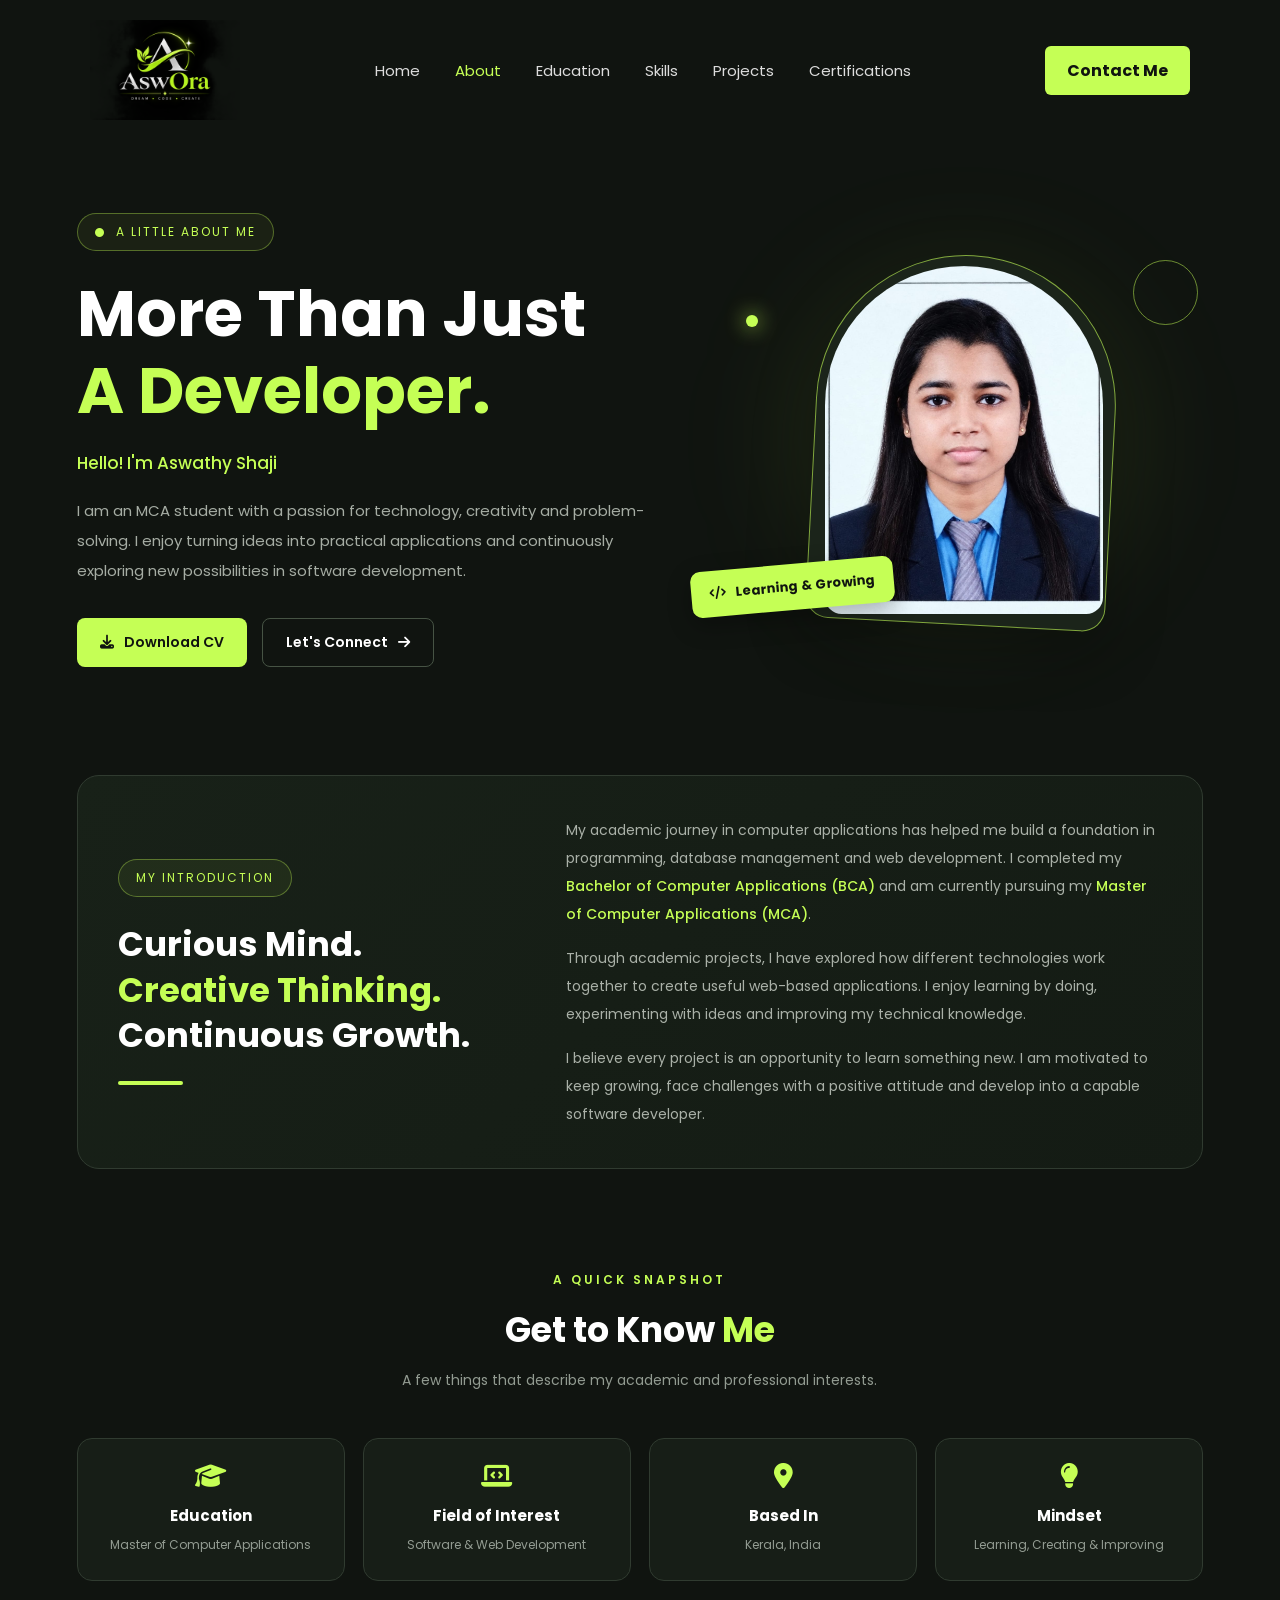
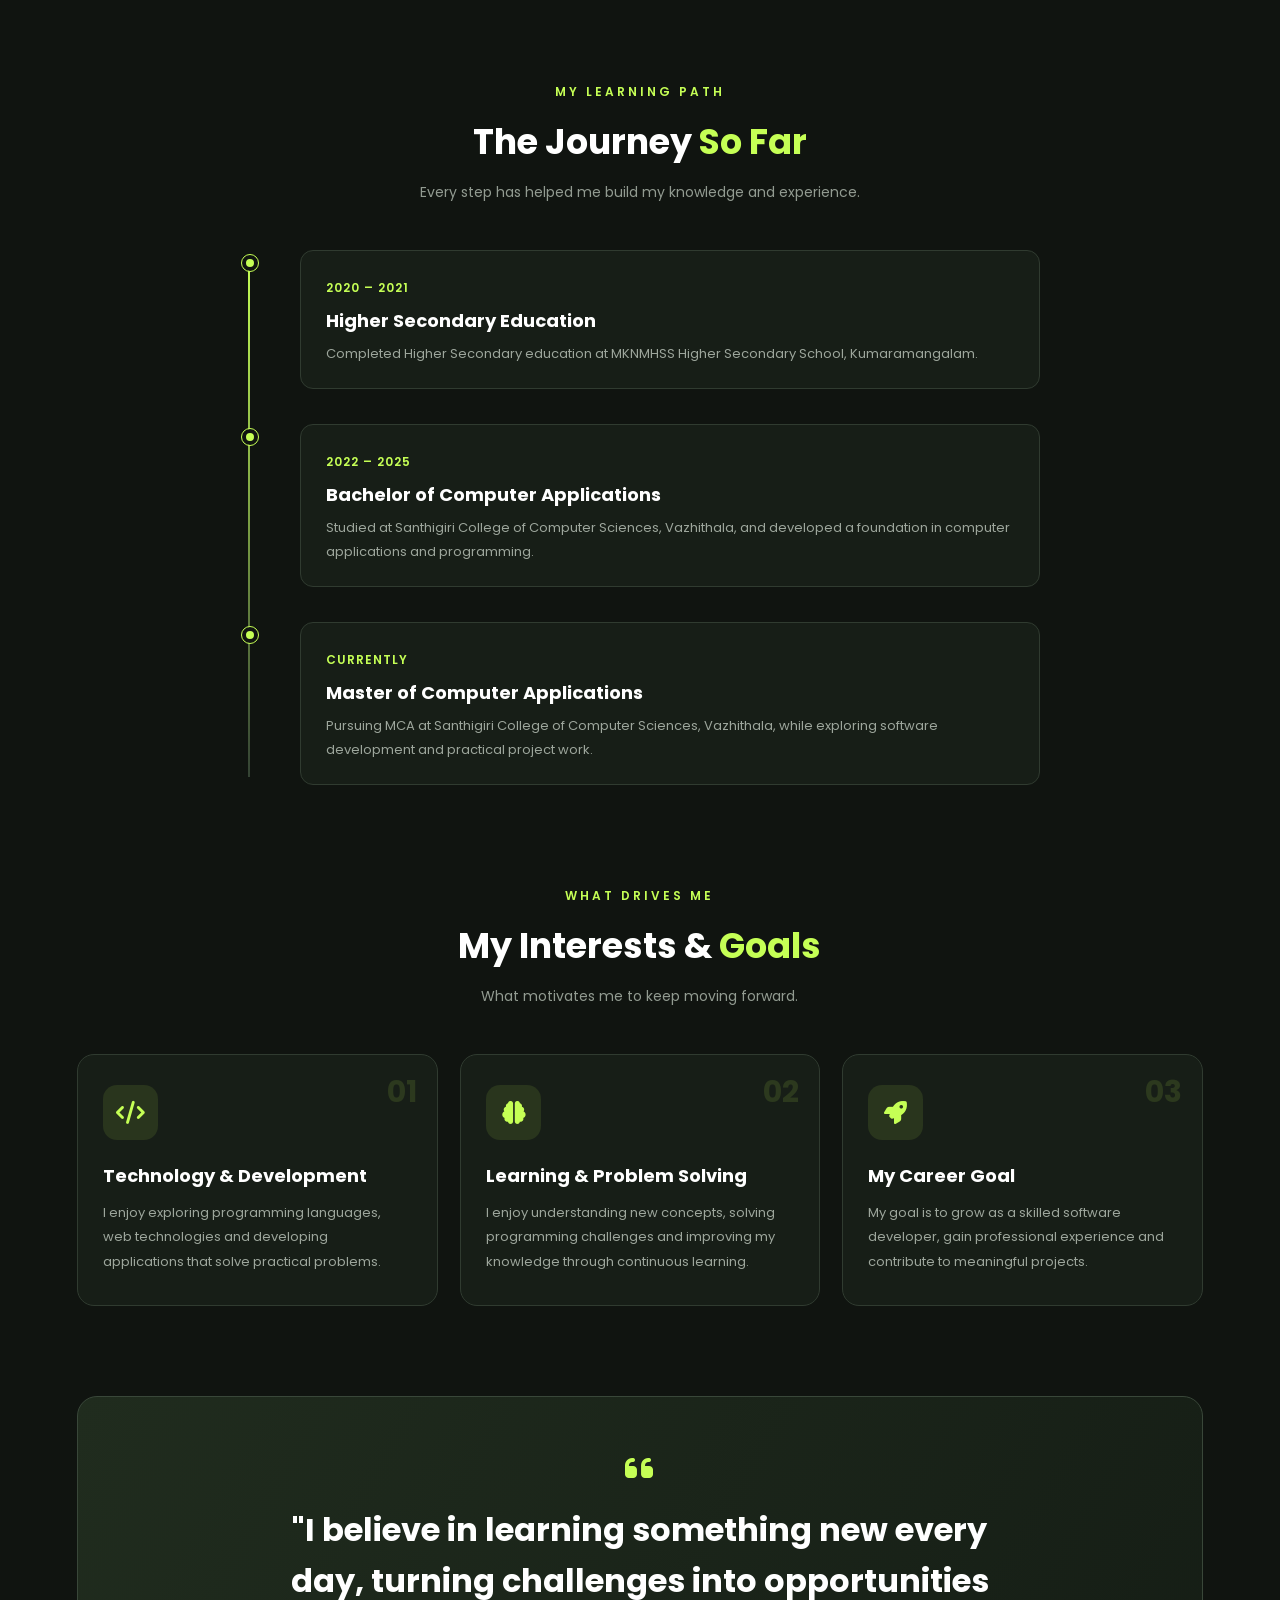
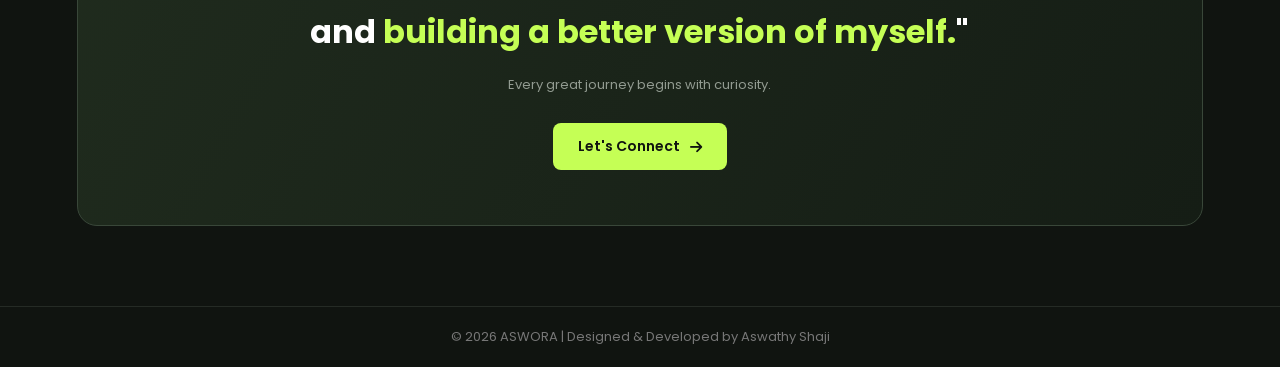
<file: about.html>
<!DOCTYPE html>
<html lang="en">
<head>
    <meta charset="UTF-8">
    <meta name="viewport" content="width=device-width, initial-scale=1.0">

    <title>About Me | ASWORA</title>

    <link rel="stylesheet" href="Assets/css/style.css">

    <link rel="preconnect" href="https://fonts.googleapis.com">
    <link rel="preconnect" href="https://fonts.gstatic.com" crossorigin>
    <link href="https://fonts.googleapis.com/css2?family=Poppins:wght@300;400;500;600;700;800&display=swap" rel="stylesheet">

    <link rel="stylesheet" href="https://cdnjs.cloudflare.com/ajax/libs/font-awesome/6.5.0/css/all.min.css">

    <style>
        * {
            box-sizing: border-box;
        }

        body {
            background: #101410;
            color: #ffffff;
            font-family: 'Poppins', sans-serif;
            overflow-x: hidden;
        }

        /* ABOUT PAGE */

        .about-wrapper {
            width: 88%;
            max-width: 1200px;
            margin: auto;
            padding: 65px 0 80px;
        }

        /* HERO SECTION */

        .about-hero {
            display: grid;
            grid-template-columns: 1.1fr 0.9fr;
            align-items: center;
            gap: 65px;
            min-height: 470px;
            margin-bottom: 100px;
        }

        .about-label {
            display: inline-flex;
            align-items: center;
            gap: 10px;
            padding: 9px 17px;
            border: 1px solid rgba(197, 255, 85, 0.35);
            border-radius: 30px;
            color: #c5ff55;
            font-size: 12px;
            letter-spacing: 2px;
            margin-bottom: 25px;
            background: rgba(197, 255, 85, 0.06);
        }

        .about-label i {
            font-size: 9px;
        }

        .hero-content h1 {
            font-size: clamp(38px, 5vw, 64px);
            line-height: 1.2;
            margin-bottom: 20px;
            font-weight: 700;
        }

        .hero-content h1 span {
            color: #c5ff55;
            display: block;
        }

        .hero-subtitle {
            color: #c5ff55;
            font-size: 17px;
            font-weight: 500;
            margin-bottom: 20px;
        }

        .hero-description {
            color: #a6ada4;
            font-size: 15px;
            line-height: 2;
            max-width: 570px;
        }

        .hero-buttons {
            display: flex;
            flex-wrap: wrap;
            gap: 15px;
            margin-top: 32px;
        }

        .about-primary-btn,
        .about-secondary-btn {
            display: inline-flex;
            align-items: center;
            justify-content: center;
            gap: 10px;
            padding: 13px 23px;
            border-radius: 8px;
            text-decoration: none;
            font-size: 14px;
            font-weight: 600;
            transition: 0.3s;
        }

        .about-primary-btn {
            background: #c5ff55;
            color: #101410;
        }

        .about-primary-btn:hover {
            background: #ffffff;
            transform: translateY(-4px);
            box-shadow: 0 8px 25px rgba(197, 255, 85, 0.2);
        }

        .about-secondary-btn {
            color: #ffffff;
            border: 1px solid #465344;
        }

        .about-secondary-btn:hover {
            border-color: #c5ff55;
            color: #c5ff55;
            transform: translateY(-4px);
        }

        /* IMAGE AREA */

        .hero-image-area {
            position: relative;
            display: flex;
            justify-content: center;
            align-items: center;
            min-height: 410px;
        }

        .image-glow {
            position: absolute;
            width: 310px;
            height: 310px;
            background: rgba(197, 255, 85, 0.12);
            border-radius: 50%;
            filter: blur(65px);
        }

        .image-frame {
            position: relative;
            width: 300px;
            height: 370px;
            padding: 10px;
            border: 1px solid rgba(197, 255, 85, 0.6);
            border-radius: 160px 160px 25px 25px;
            transform: rotate(3deg);
            background: #1b241a;
            box-shadow: 0 20px 60px rgba(0, 0, 0, 0.3);
        }

        .image-frame img {
            width: 100%;
            height: 100%;
            object-fit: cover;
            object-position: center;
            border-radius: 150px 150px 18px 18px;
            transform: rotate(-3deg);
        }

        .image-tag {
            position: absolute;
            bottom: 35px;
            left: -35px;
            padding: 13px 18px;
            background: #c5ff55;
            color: #101410;
            border-radius: 10px;
            font-size: 13px;
            font-weight: 700;
            transform: rotate(-5deg);
            box-shadow: 0 8px 25px rgba(0, 0, 0, 0.3);
        }

        .image-tag i {
            margin-right: 7px;
        }

        .decor-circle {
            position: absolute;
            width: 65px;
            height: 65px;
            border: 1px solid rgba(197, 255, 85, 0.5);
            border-radius: 50%;
            top: 25px;
            right: 5px;
        }

        .decor-dot {
            position: absolute;
            width: 12px;
            height: 12px;
            background: #c5ff55;
            border-radius: 50%;
            top: 80px;
            left: 20px;
            box-shadow: 0 0 20px #c5ff55;
        }

        /* SECTION COMMON */

        .section-heading {
            text-align: center;
            margin-bottom: 45px;
        }

        .section-heading .mini-title {
            color: #c5ff55;
            font-size: 12px;
            letter-spacing: 3px;
            margin-bottom: 12px;
            font-weight: 600;
        }

        .section-heading h2 {
            font-size: 35px;
            margin-bottom: 12px;
        }

        .section-heading h2 span {
            color: #c5ff55;
        }

        .section-heading p {
            color: #929b91;
            font-size: 14px;
            line-height: 1.8;
        }

        /* INTRODUCTION */

        .intro-section {
            display: grid;
            grid-template-columns: 0.8fr 1.2fr;
            gap: 50px;
            align-items: center;
            margin-bottom: 100px;
            padding: 40px;
            background: linear-gradient(135deg, #182118, #141b14);
            border: 1px solid #303b30;
            border-radius: 22px;
        }

        .intro-side h2 {
            font-size: 34px;
            line-height: 1.35;
        }

        .intro-side h2 span {
            color: #c5ff55;
        }

        .intro-side .intro-mark {
            width: 65px;
            height: 4px;
            background: #c5ff55;
            border-radius: 10px;
            margin-top: 22px;
        }

        .intro-text p {
            color: #aab1a8;
            font-size: 14px;
            line-height: 2;
            margin-bottom: 16px;
        }

        .intro-text p:last-child {
            margin-bottom: 0;
        }

        .intro-text strong {
            color: #c5ff55;
            font-weight: 500;
        }

        /* QUICK FACTS */

        .facts-section {
            margin-bottom: 100px;
        }

        .facts-grid {
            display: grid;
            grid-template-columns: repeat(4, 1fr);
            gap: 18px;
        }

        .fact-card {
            position: relative;
            overflow: hidden;
            padding: 25px 18px;
            background: #171e17;
            border: 1px solid #303b30;
            border-radius: 15px;
            text-align: center;
            transition: 0.3s;
        }

        .fact-card:hover {
            transform: translateY(-7px);
            border-color: #c5ff55;
            background: #1c281c;
        }

        .fact-card i {
            font-size: 25px;
            color: #c5ff55;
            margin-bottom: 15px;
        }

        .fact-card h3 {
            font-size: 15px;
            margin-bottom: 8px;
        }

        .fact-card p {
            color: #939c92;
            font-size: 12px;
            line-height: 1.7;
        }

        /* JOURNEY TIMELINE */

        .journey-section {
            margin-bottom: 100px;
        }

        .timeline {
            max-width: 800px;
            margin: auto;
            position: relative;
            padding-left: 35px;
        }

        .timeline::before {
            content: "";
            position: absolute;
            left: 8px;
            top: 8px;
            bottom: 8px;
            width: 2px;
            background: linear-gradient(#c5ff55, #344334);
        }

        .timeline-item {
            position: relative;
            padding: 0 0 35px 25px;
        }

        .timeline-item:last-child {
            padding-bottom: 0;
        }

        .timeline-dot {
            position: absolute;
            left: -33px;
            top: 5px;
            width: 16px;
            height: 16px;
            background: #c5ff55;
            border: 4px solid #101410;
            outline: 1px solid #c5ff55;
            border-radius: 50%;
        }

        .timeline-content {
            padding: 23px 25px;
            background: #171e17;
            border: 1px solid #303b30;
            border-radius: 13px;
            transition: 0.3s;
        }

        .timeline-content:hover {
            border-color: #c5ff55;
            transform: translateX(6px);
        }

        .timeline-content .year {
            color: #c5ff55;
            font-size: 12px;
            letter-spacing: 1px;
            font-weight: 600;
        }

        .timeline-content h3 {
            font-size: 18px;
            margin: 8px 0;
        }

        .timeline-content p {
            color: #9da69c;
            font-size: 13px;
            line-height: 1.8;
        }

        /* PERSONALITY CARDS */

        .personality-section {
            margin-bottom: 90px;
        }

        .personality-grid {
            display: grid;
            grid-template-columns: repeat(3, 1fr);
            gap: 22px;
        }

        .personality-card {
            position: relative;
            padding: 30px 25px;
            background: #171e17;
            border: 1px solid #303b30;
            border-radius: 17px;
            transition: 0.3s;
            overflow: hidden;
        }

        .personality-card:hover {
            transform: translateY(-8px);
            border-color: #c5ff55;
        }

        .personality-card .card-icon {
            width: 55px;
            height: 55px;
            display: flex;
            align-items: center;
            justify-content: center;
            border-radius: 14px;
            background: rgba(197, 255, 85, 0.1);
            color: #c5ff55;
            font-size: 23px;
            margin-bottom: 22px;
        }

        .personality-card h3 {
            font-size: 18px;
            margin-bottom: 12px;
        }

        .personality-card p {
            color: #9da69c;
            font-size: 13px;
            line-height: 1.9;
        }

        .personality-card .card-number {
            position: absolute;
            top: 15px;
            right: 20px;
            font-size: 30px;
            font-weight: 700;
            color: rgba(197, 255, 85, 0.12);
        }

        /* QUOTE */

        .about-ending {
            position: relative;
            padding: 55px 30px;
            text-align: center;
            background: linear-gradient(120deg, #202c1e, #151d15);
            border: 1px solid #394739;
            border-radius: 20px;
            overflow: hidden;
        }

        .about-ending > i {
            color: #c5ff55;
            font-size: 32px;
            margin-bottom: 20px;
        }

        .about-ending h2 {
            max-width: 750px;
            margin: auto;
            font-size: clamp(22px, 3vw, 32px);
            line-height: 1.6;
        }

        .about-ending h2 span {
            color: #c5ff55;
        }

        .about-ending p {
            color: #929b91;
            font-size: 13px;
            margin-top: 18px;
        }

        .ending-contact {
            display: inline-flex;
            align-items: center;
            gap: 10px;
            margin-top: 28px;
            padding: 13px 25px;
            border-radius: 8px;
            background: #c5ff55;
            color: #101410;
            text-decoration: none;
            font-size: 14px;
            font-weight: 600;
            transition: 0.3s;
        }

        .ending-contact:hover {
            background: white;
            transform: translateY(-4px);
        }

        /* REVEAL ANIMATION */

        .reveal {
            opacity: 0;
            transform: translateY(25px);
            transition: opacity 0.7s ease, transform 0.7s ease;
        }

        .reveal.show {
            opacity: 1;
            transform: translateY(0);
        }

        /* RESPONSIVE */

        @media (max-width: 900px) {
            .about-hero {
                grid-template-columns: 1fr 0.8fr;
                gap: 30px;
            }

            .image-frame {
                width: 260px;
                height: 330px;
            }

            .intro-section {
                grid-template-columns: 1fr;
                gap: 25px;
            }

            .facts-grid {
                grid-template-columns: repeat(2, 1fr);
            }

            .personality-grid {
                grid-template-columns: repeat(2, 1fr);
            }
        }

        @media (max-width: 650px) {
            .about-wrapper {
                width: 90%;
                padding-top: 40px;
            }

            .about-hero {
                grid-template-columns: 1fr;
                text-align: center;
                gap: 25px;
                margin-bottom: 70px;
            }

            .hero-content {
                order: 1;
            }

            .hero-image-area {
                order: 2;
                min-height: 350px;
            }

            .hero-content h1 {
                font-size: 42px;
            }

            .hero-description {
                margin: auto;
                font-size: 14px;
            }

            .hero-buttons {
                justify-content: center;
            }

            .image-frame {
                width: 235px;
                height: 300px;
            }

            .image-tag {
                left: -20px;
                bottom: 25px;
                font-size: 11px;
            }

            .decor-circle {
                right: 0;
            }

            .section-heading h2 {
                font-size: 28px;
            }

            .intro-section {
                padding: 25px;
                margin-bottom: 70px;
            }

            .intro-side h2 {
                font-size: 28px;
            }

            .facts-grid {
                gap: 12px;
            }

            .fact-card {
                padding: 20px 12px;
            }

            .fact-card h3 {
                font-size: 13px;
            }

            .personality-grid {
                grid-template-columns: 1fr;
            }

            .timeline {
                padding-left: 28px;
            }

            .timeline-item {
                padding-left: 20px;
            }

            .timeline-dot {
                left: -26px;
            }

            .timeline-content {
                padding: 20px;
            }

            .about-ending {
                padding: 40px 20px;
            }
        }

        @media (prefers-reduced-motion: reduce) {
            *,
            *::before,
            *::after {
                scroll-behavior: auto !important;
                transition-duration: 0.01ms !important;
                animation-duration: 0.01ms !important;
            }

            .reveal {
                opacity: 1;
                transform: none;
            }
        }
    </style>
</head>

<body>

    <!-- NAVBAR -->

    <header>
        <nav class="navbar">

            <a href="index.html" class="logo">
                <img src="Assets/images/logo.png" alt="ASWORA Logo">
            </a>

            <ul class="nav-links" id="navLinks">
                <li><a href="index.html">Home</a></li>
                <li><a href="about.html" class="active">About</a></li>
                <li><a href="education.html">Education</a></li>
                <li><a href="skills.html">Skills</a></li>
                <li><a href="projects.html">Projects</a></li>
                <li><a href="certifications.html">Certifications</a></li>
            </ul>

            <a href="contact.html" class="contact-btn">Contact Me</a>

            <button class="menu-btn" id="menuBtn" aria-label="Open navigation menu">
                <i class="fas fa-bars"></i>
            </button>

        </nav>
    </header>

    <main class="about-wrapper">

        <!-- HERO SECTION -->

        <section class="about-hero">

            <div class="hero-content">

                <div class="about-label">
                    <i class="fas fa-circle"></i>
                    A LITTLE ABOUT ME
                </div>

                <h1>
                    More Than Just
                    <span>A Developer.</span>
                </h1>

                <p class="hero-subtitle">
                    Hello! I'm Aswathy Shaji
                </p>

                <p class="hero-description">
                    I am an MCA student with a passion for technology,
                    creativity and problem-solving. I enjoy turning ideas
                    into practical applications and continuously exploring
                    new possibilities in software development.
                </p>

                <div class="hero-buttons">

                    <a href="Assets/documents/Aswathy_Shaji_Resume final.pdf"
                       class="about-primary-btn"
                       target="_blank"
                       rel="noopener">
                        <i class="fas fa-download"></i>
                        Download CV
                    </a>

                    <a href="contact.html" class="about-secondary-btn">
                        Let's Connect
                        <i class="fas fa-arrow-right"></i>
                    </a>

                </div>

            </div>

            <div class="hero-image-area">

                <div class="image-glow"></div>

                <div class="decor-circle"></div>
                <div class="decor-dot"></div>

                <div class="image-frame">
                    <img src="Assets/images/me.jpeg"
                         alt="Portrait of Aswathy Shaji">
                </div>

                <div class="image-tag">
                    <i class="fas fa-code"></i>
                    Learning & Growing
                </div>

            </div>

        </section>

        <!-- INTRODUCTION -->

        <section class="intro-section reveal">

            <div class="intro-side">
                <p class="about-label">MY INTRODUCTION</p>

                <h2>
                    Curious Mind.
                    <span>Creative Thinking.</span>
                    Continuous Growth.
                </h2>

                <div class="intro-mark"></div>
            </div>

            <div class="intro-text">

                <p>
                    My academic journey in computer applications has helped
                    me build a foundation in programming, database management
                    and web development. I completed my <strong>Bachelor of
                    Computer Applications (BCA)</strong> and am currently
                    pursuing my <strong>Master of Computer Applications
                    (MCA)</strong>.
                </p>

                <p>
                    Through academic projects, I have explored how different
                    technologies work together to create useful web-based
                    applications. I enjoy learning by doing, experimenting
                    with ideas and improving my technical knowledge.
                </p>

                <p>
                    I believe every project is an opportunity to learn
                    something new. I am motivated to keep growing, face
                    challenges with a positive attitude and develop into
                    a capable software developer.
                </p>

            </div>

        </section>

        <!-- QUICK FACTS -->

        <section class="facts-section reveal">

            <div class="section-heading">
                <p class="mini-title">A QUICK SNAPSHOT</p>
                <h2>Get to Know <span>Me</span></h2>
                <p>A few things that describe my academic and professional interests.</p>
            </div>

            <div class="facts-grid">

                <div class="fact-card">
                    <i class="fas fa-graduation-cap"></i>
                    <h3>Education</h3>
                    <p>Master of Computer Applications</p>
                </div>

                <div class="fact-card">
                    <i class="fas fa-laptop-code"></i>
                    <h3>Field of Interest</h3>
                    <p>Software & Web Development</p>
                </div>

                <div class="fact-card">
                    <i class="fas fa-location-dot"></i>
                    <h3>Based In</h3>
                    <p>Kerala, India</p>
                </div>

                <div class="fact-card">
                    <i class="fas fa-lightbulb"></i>
                    <h3>Mindset</h3>
                    <p>Learning, Creating & Improving</p>
                </div>

            </div>

        </section>

        <!-- MY JOURNEY -->

        <section class="journey-section reveal">

            <div class="section-heading">
                <p class="mini-title">MY LEARNING PATH</p>
                <h2>The Journey <span>So Far</span></h2>
                <p>Every step has helped me build my knowledge and experience.</p>
            </div>

            <div class="timeline">

                <div class="timeline-item">
                    <div class="timeline-dot"></div>

                    <div class="timeline-content">
                        <span class="year">2020 – 2021</span>
                        <h3>Higher Secondary Education</h3>
                        <p>
                            Completed Higher Secondary education at
                            MKNMHSS Higher Secondary School, Kumaramangalam.
                        </p>
                    </div>
                </div>

                <div class="timeline-item">
                    <div class="timeline-dot"></div>

                    <div class="timeline-content">
                        <span class="year">2022 – 2025</span>
                        <h3>Bachelor of Computer Applications</h3>
                        <p>
                            Studied at Santhigiri College of Computer Sciences,
                            Vazhithala, and developed a foundation in computer
                            applications and programming.
                        </p>
                    </div>
                </div>

                <div class="timeline-item">
                    <div class="timeline-dot"></div>

                    <div class="timeline-content">
                        <span class="year">CURRENTLY</span>
                        <h3>Master of Computer Applications</h3>
                        <p>
                            Pursuing MCA at Santhigiri College of Computer
                            Sciences, Vazhithala, while exploring software
                            development and practical project work.
                        </p>
                    </div>
                </div>

            </div>

        </section>

        <!-- PERSONALITY / GOALS -->

        <section class="personality-section reveal">

            <div class="section-heading">
                <p class="mini-title">WHAT DRIVES ME</p>
                <h2>My Interests & <span>Goals</span></h2>
                <p>What motivates me to keep moving forward.</p>
            </div>

            <div class="personality-grid">

                <div class="personality-card">
                    <span class="card-number">01</span>

                    <div class="card-icon">
                        <i class="fas fa-code"></i>
                    </div>

                    <h3>Technology & Development</h3>

                    <p>
                        I enjoy exploring programming languages,
                        web technologies and developing applications
                        that solve practical problems.
                    </p>
                </div>

                <div class="personality-card">
                    <span class="card-number">02</span>

                    <div class="card-icon">
                        <i class="fas fa-brain"></i>
                    </div>

                    <h3>Learning & Problem Solving</h3>

                    <p>
                        I enjoy understanding new concepts, solving
                        programming challenges and improving my
                        knowledge through continuous learning.
                    </p>
                </div>

                <div class="personality-card">
                    <span class="card-number">03</span>

                    <div class="card-icon">
                        <i class="fas fa-rocket"></i>
                    </div>

                    <h3>My Career Goal</h3>

                    <p>
                        My goal is to grow as a skilled software
                        developer, gain professional experience and
                        contribute to meaningful projects.
                    </p>
                </div>

            </div>

        </section>

        <!-- CLOSING SECTION -->

        <section class="about-ending reveal">

            <i class="fas fa-quote-left"></i>

            <h2>
                "I believe in learning something new every day,
                turning challenges into opportunities and
                <span>building a better version of myself.</span>"
            </h2>

            <p>Every great journey begins with curiosity.</p>

            <a href="contact.html" class="ending-contact">
                Let's Connect
                <i class="fas fa-arrow-right"></i>
            </a>

        </section>

    </main>

    <!-- FOOTER -->

    <footer>
        <p>© 2026 ASWORA | Designed & Developed by Aswathy Shaji</p>
    </footer>

    <script src="Assets/javascript/script.js"></script>

    <script>
        // Scroll reveal animation

        const revealElements = document.querySelectorAll(".reveal");

        if ("IntersectionObserver" in window) {
            const observer = new IntersectionObserver((entries, observer) => {
                entries.forEach(entry => {
                    if (entry.isIntersecting) {
                        entry.target.classList.add("show");
                        observer.unobserve(entry.target);
                    }
                });
            }, {
                threshold: 0.12
            });

            revealElements.forEach(element => {
                observer.observe(element);
            });
        } else {
            revealElements.forEach(element => {
                element.classList.add("show");
            });
        }
    </script>

</body>
</html>
</file>
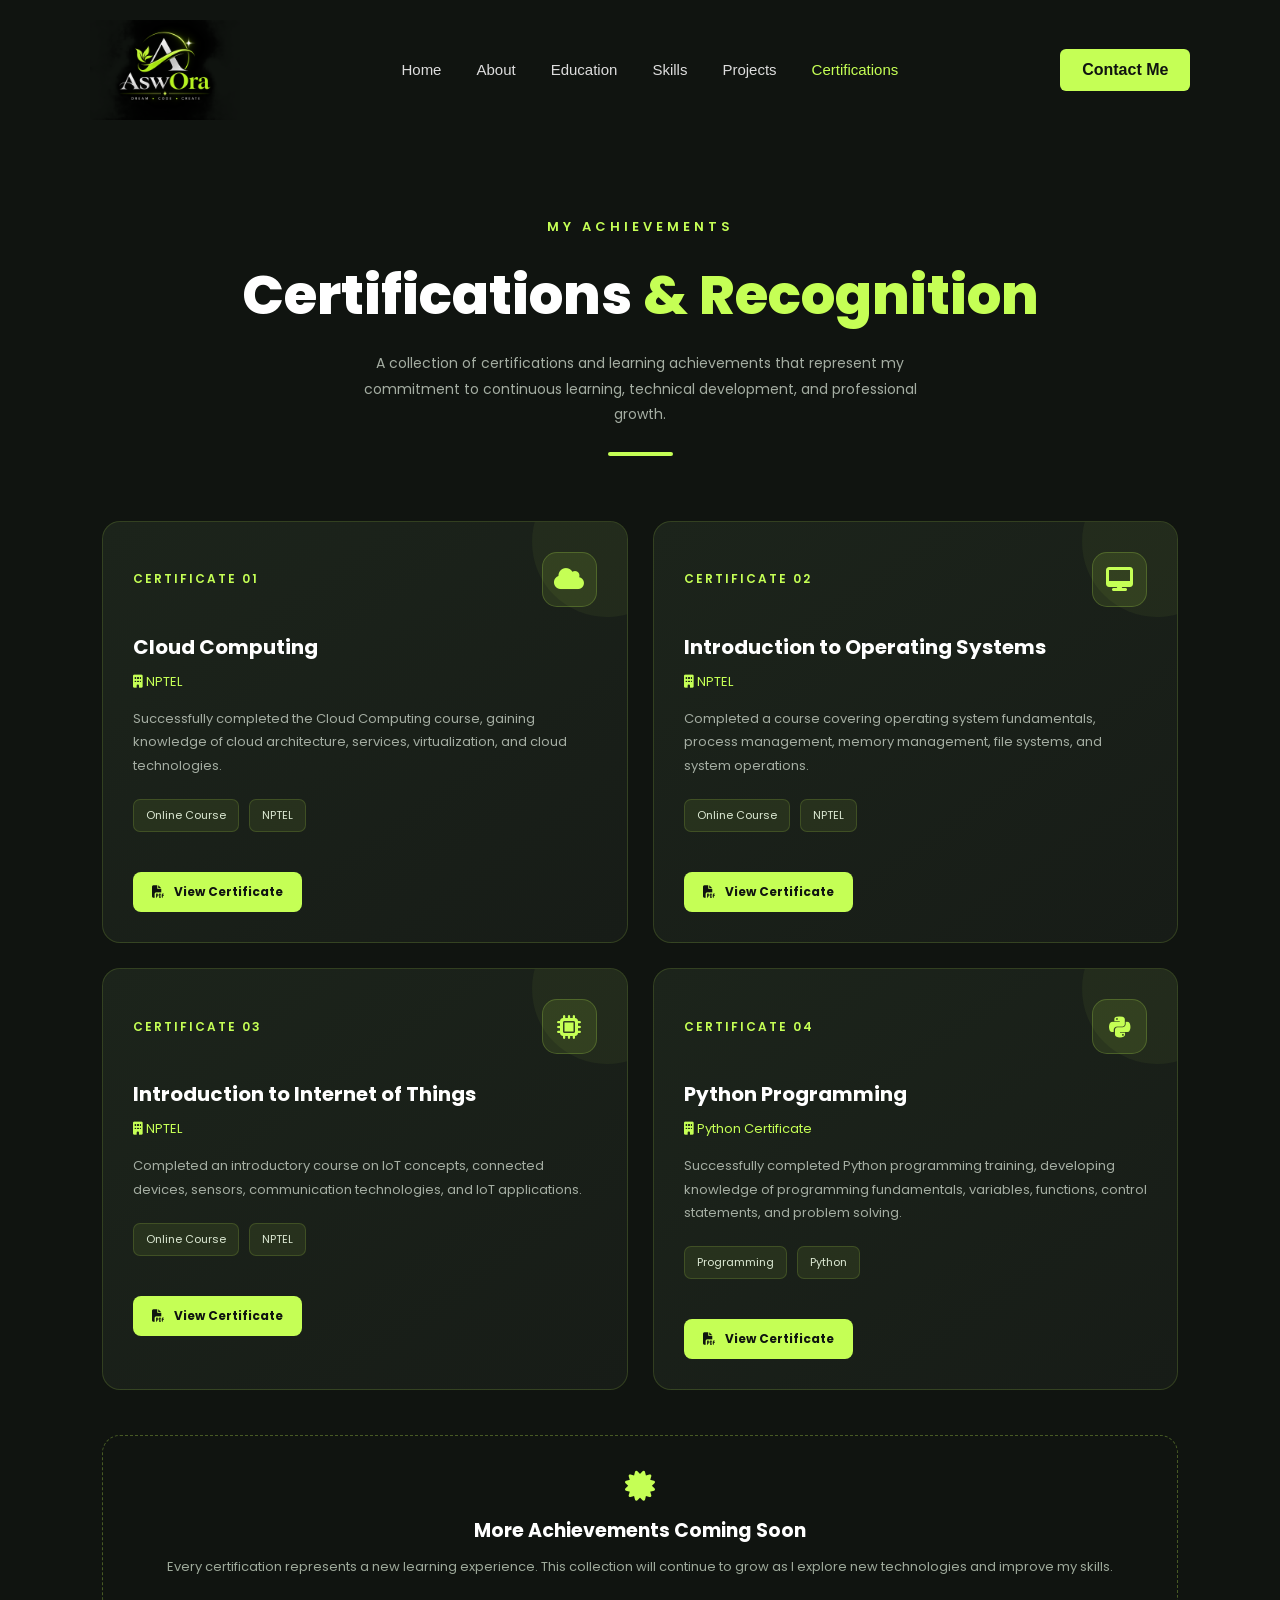
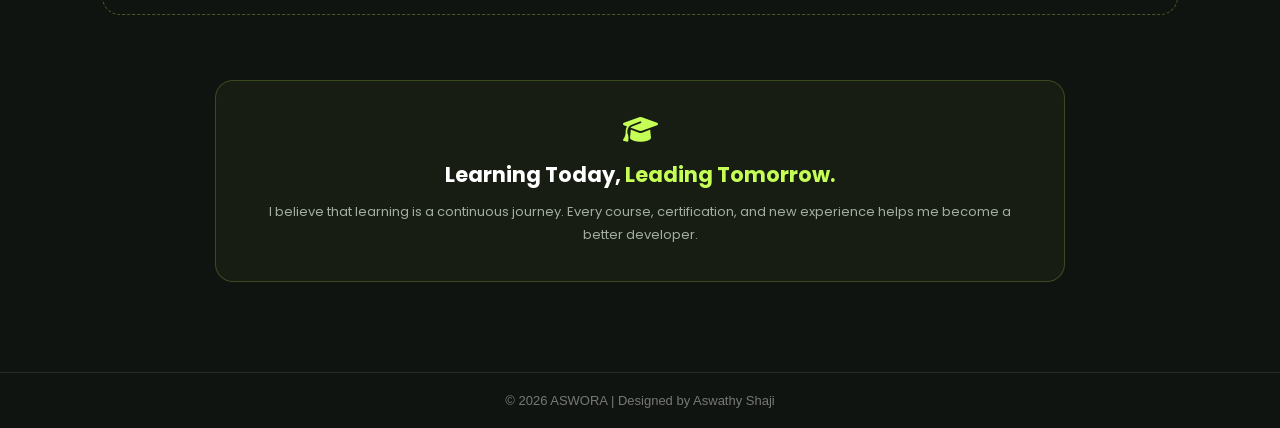
<file: certifications.html>
<!DOCTYPE html>
<html lang="en">
<head>
    <meta charset="UTF-8">
    <meta name="viewport" content="width=device-width, initial-scale=1.0">

    <title>Certifications | ASWORA</title>

    <link rel="stylesheet" href="Assets/css/style.css">

    <!-- Google Fonts -->
    <link rel="preconnect" href="https://fonts.googleapis.com">
    <link rel="preconnect" href="https://fonts.gstatic.com" crossorigin>
    <link href="https://fonts.googleapis.com/css2?family=Poppins:wght@300;400;500;600;700;800&display=swap" rel="stylesheet">

    <!-- Font Awesome -->
    <link rel="stylesheet" href="https://cdnjs.cloudflare.com/ajax/libs/font-awesome/6.5.0/css/all.min.css">

    <style>

        .certification-page {
            min-height: 100vh;
            padding: 75px 8% 90px;
            background: #101410;
            color: white;
            font-family: 'Poppins', sans-serif;
        }

        /* HEADING */

        .cert-heading {
            text-align: center;
            margin-bottom: 65px;
        }

        .cert-heading .welcome {
            color: #c5ff55;
            font-size: 13px;
            font-weight: 600;
            letter-spacing: 4px;
            margin-bottom: 15px;
        }

        .cert-heading h1 {
            font-size: clamp(35px, 5vw, 55px);
            font-weight: 800;
            margin-bottom: 15px;
        }

        .cert-heading h1 span {
            color: #c5ff55;
        }

        .cert-heading p {
            color: #a4ada2;
            font-size: 14px;
            line-height: 1.8;
            max-width: 600px;
            margin: auto;
        }

        .heading-line {
            width: 65px;
            height: 4px;
            background: #c5ff55;
            border-radius: 10px;
            margin: 25px auto 0;
        }

        /* CERTIFICATE GRID */

        .certificate-grid {
            max-width: 1100px;
            margin: auto;
            display: grid;
            grid-template-columns: repeat(2, 1fr);
            gap: 25px;
        }

        /* CERTIFICATE CARD */

        .certificate-card {
            position: relative;
            background: linear-gradient(145deg, #1c241b, #171c17);
            border: 1px solid rgba(197, 255, 85, 0.15);
            border-radius: 18px;
            padding: 30px;
            overflow: hidden;
            transition: 0.4s ease;
        }

        .certificate-card:hover {
            transform: translateY(-8px);
            border-color: #c5ff55;
            box-shadow: 0 15px 35px rgba(0,0,0,0.3);
        }

        .certificate-card::after {
            content: "";
            position: absolute;
            top: -55px;
            right: -55px;
            width: 150px;
            height: 150px;
            background: rgba(197, 255, 85, 0.05);
            border-radius: 50%;
            pointer-events: none;
        }

        .cert-top {
            display: flex;
            justify-content: space-between;
            align-items: center;
            margin-bottom: 25px;
        }

        .cert-number {
            color: #c5ff55;
            font-size: 12px;
            font-weight: 600;
            letter-spacing: 2px;
        }

        .cert-icon {
            width: 55px;
            height: 55px;
            background: rgba(197, 255, 85, 0.1);
            border: 1px solid rgba(197, 255, 85, 0.2);
            border-radius: 15px;
            display: flex;
            align-items: center;
            justify-content: center;
            color: #c5ff55;
            font-size: 24px;
        }

        .certificate-card h2 {
            font-size: 20px;
            line-height: 1.5;
            margin-bottom: 10px;
        }

        .issuer {
            color: #c5ff55;
            font-size: 13px;
            margin-bottom: 15px;
        }

        .cert-description {
            color: #a4ada2;
            font-size: 13px;
            line-height: 1.8;
            margin-bottom: 22px;
        }

        .cert-details {
            display: flex;
            flex-wrap: wrap;
            gap: 10px;
            margin-bottom: 25px;
        }

        .cert-details span {
            background: rgba(197, 255, 85, 0.08);
            border: 1px solid rgba(197, 255, 85, 0.15);
            color: #dce9d3;
            padding: 7px 12px;
            border-radius: 7px;
            font-size: 11px;
        }

        /* VIEW BUTTON */

        .view-cert {
            display: inline-flex;
            align-items: center;
            gap: 10px;
            padding: 11px 19px;
            background: #c5ff55;
            color: #101410;
            text-decoration: none;
            font-size: 12px;
            font-weight: 700;
            border-radius: 8px;
            transition: 0.3s ease;
        }

        .view-cert:hover {
            background: white;
            transform: translateY(-3px);
        }

        .view-cert.disabled {
            opacity: 0.55;
            cursor: not-allowed;
        }

        /* EMPTY STATE */

        .add-certificate {
            max-width: 1100px;
            margin: 45px auto 0;
            padding: 35px;
            border: 1px dashed rgba(197, 255, 85, 0.3);
            border-radius: 18px;
            text-align: center;
        }

        .add-certificate i {
            font-size: 30px;
            color: #c5ff55;
            margin-bottom: 15px;
        }

        .add-certificate h3 {
            font-size: 19px;
            margin-bottom: 10px;
        }

        .add-certificate p {
            color: #9da99a;
            font-size: 13px;
            line-height: 1.8;
        }

        /* BOTTOM MESSAGE */

        .cert-message {
            max-width: 850px;
            margin: 65px auto 0;
            padding: 35px;
            text-align: center;
            border-radius: 18px;
            border: 1px solid rgba(197, 255, 85, 0.2);
            background: rgba(197, 255, 85, 0.04);
        }

        .cert-message i {
            font-size: 28px;
            color: #c5ff55;
            margin-bottom: 15px;
        }

        .cert-message h2 {
            font-size: 21px;
            margin-bottom: 10px;
        }

        .cert-message h2 span {
            color: #c5ff55;
        }

        .cert-message p {
            color: #a4ada2;
            font-size: 13px;
            line-height: 1.8;
        }

        /* ANIMATION */

        @keyframes fadeUp {
            from {
                opacity: 0;
                transform: translateY(25px);
            }

            to {
                opacity: 1;
                transform: translateY(0);
            }
        }

        .certificate-card {
            animation: fadeUp 0.7s ease both;
        }

        .certificate-card:nth-child(2) {
            animation-delay: 0.15s;
        }

        /* RESPONSIVE */

        @media(max-width: 800px) {
            .certificate-grid {
                grid-template-columns: 1fr;
            }
        }

        @media(max-width: 600px) {
            .certification-page {
                padding: 55px 5% 65px;
            }

            .cert-heading {
                margin-bottom: 50px;
            }

            .certificate-card {
                padding: 25px 22px;
            }

            .certificate-card h2 {
                font-size: 18px;
            }

            .cert-message {
                padding: 25px 18px;
            }
        }

    </style>
</head>

<body>

<!-- NAVBAR -->

<header>
    <nav class="navbar">

        <a href="index.html" class="logo">
            <img src="Assets/images/logo.png" alt="ASWORA Logo">
        </a>

        <ul class="nav-links" id="navLinks">
            <li><a href="index.html">Home</a></li>
            <li><a href="about.html">About</a></li>
            <li><a href="education.html">Education</a></li>
            <li><a href="skills.html">Skills</a></li>
            <li><a href="projects.html">Projects</a></li>
            <li><a href="certification.html" class="active">Certifications</a></li>
        </ul>

        <a href="contact.html" class="contact-btn">Contact Me</a>

        <button class="menu-btn" id="menuBtn" aria-label="Toggle navigation">
            ☰
        </button>

    </nav>
</header>


<!-- CERTIFICATIONS -->

<main class="certification-page">

    <div class="cert-heading">

        <p class="welcome">MY ACHIEVEMENTS</p>

        <h1>Certifications <span>& Recognition</span></h1>

        <p>
            A collection of certifications and learning achievements
            that represent my commitment to continuous learning,
            technical development, and professional growth.
        </p>

        <div class="heading-line"></div>

    </div>


    <!-- CERTIFICATE CARDS -->

    
<!-- CERTIFICATE CARDS -->
<section class="certificate-grid">

    <!-- CERTIFICATE 01 -->
    <article class="certificate-card">
        <div class="cert-top">
            <span class="cert-number">CERTIFICATE 01</span>
            <div class="cert-icon">
                <i class="fas fa-cloud"></i>
            </div>
        </div>

        <h2>Cloud Computing</h2>

        <p class="issuer">
            <i class="fas fa-building"></i>
            NPTEL
        </p>

        <p class="cert-description">
            Successfully completed the Cloud Computing course,
            gaining knowledge of cloud architecture, services,
            virtualization, and cloud technologies.
        </p>

        <div class="cert-details">
            <span>Online Course</span>
            <span>NPTEL</span>
        </div>

        <a href="Assets/documents/Cloud Computing certificate.pdf"
           class="view-cert" target="_blank">
            <i class="fas fa-file-pdf"></i>
            View Certificate
        </a>
    </article>

    <!-- CERTIFICATE 02 -->
    <article class="certificate-card">
        <div class="cert-top">
            <span class="cert-number">CERTIFICATE 02</span>
            <div class="cert-icon">
                <i class="fas fa-desktop"></i>
            </div>
        </div>

        <h2>Introduction to Operating Systems</h2>

        <p class="issuer">
            <i class="fas fa-building"></i>
            NPTEL
        </p>

        <p class="cert-description">
            Completed a course covering operating system
            fundamentals, process management, memory management,
            file systems, and system operations.
        </p>

        <div class="cert-details">
            <span>Online Course</span>
            <span>NPTEL</span>
        </div>

        <a href="Assets/documents/Operating system.pdf"
           class="view-cert" target="_blank">
            <i class="fas fa-file-pdf"></i>
            View Certificate
        </a>
    </article>

    <!-- CERTIFICATE 03 -->
    <article class="certificate-card">
        <div class="cert-top">
            <span class="cert-number">CERTIFICATE 03</span>
            <div class="cert-icon">
                <i class="fas fa-microchip"></i>
            </div>
        </div>

        <h2>Introduction to Internet of Things</h2>

        <p class="issuer">
            <i class="fas fa-building"></i>
            NPTEL
        </p>

        <p class="cert-description">
            Completed an introductory course on IoT concepts,
            connected devices, sensors, communication technologies,
            and IoT applications.
        </p>

        <div class="cert-details">
            <span>Online Course</span>
            <span>NPTEL</span>
        </div>

        <a href="Assets/documents/iot.pdf"
           class="view-cert" target="_blank">
            <i class="fas fa-file-pdf"></i>
            View Certificate
        </a>
    </article>

    <!-- CERTIFICATE 04 -->
    <article class="certificate-card">
        <div class="cert-top">
            <span class="cert-number">CERTIFICATE 04</span>
            <div class="cert-icon">
                <i class="fab fa-python"></i>
            </div>
        </div>

        <h2>Python Programming</h2>

        <p class="issuer">
            <i class="fas fa-building"></i>
            Python Certificate
        </p>

        <p class="cert-description">
            Successfully completed Python programming training,
            developing knowledge of programming fundamentals,
            variables, functions, control statements, and problem solving.
        </p>

        <div class="cert-details">
            <span>Programming</span>
            <span>Python</span>
        </div>

        <a href="assets/documents/certificates/python.pdf"
           class="view-cert" target="_blank">
            <i class="fas fa-file-pdf"></i>
            View Certificate
        </a>
    </article>

</section>



    <!-- ADD MORE CERTIFICATES -->

    <section class="add-certificate">

        <i class="fas fa-certificate"></i>

        <h3>More Achievements Coming Soon</h3>

        <p>
            Every certification represents a new learning
            experience. This collection will continue to grow
            as I explore new technologies and improve my skills.
        </p>

    </section>


    <!-- BOTTOM MESSAGE -->

    <section class="cert-message">

        <i class="fas fa-graduation-cap"></i>

        <h2>Learning Today, <span>Leading Tomorrow.</span></h2>

        <p>
            I believe that learning is a continuous journey.
            Every course, certification, and new experience
            helps me become a better developer.
        </p>

    </section>

</main>


<!-- FOOTER -->

<footer>
    <p>© 2026 ASWORA | Designed by Aswathy Shaji</p>
</footer>


<script src="Assets/javascript/script.js"></script>

</body>
</html>
</file>
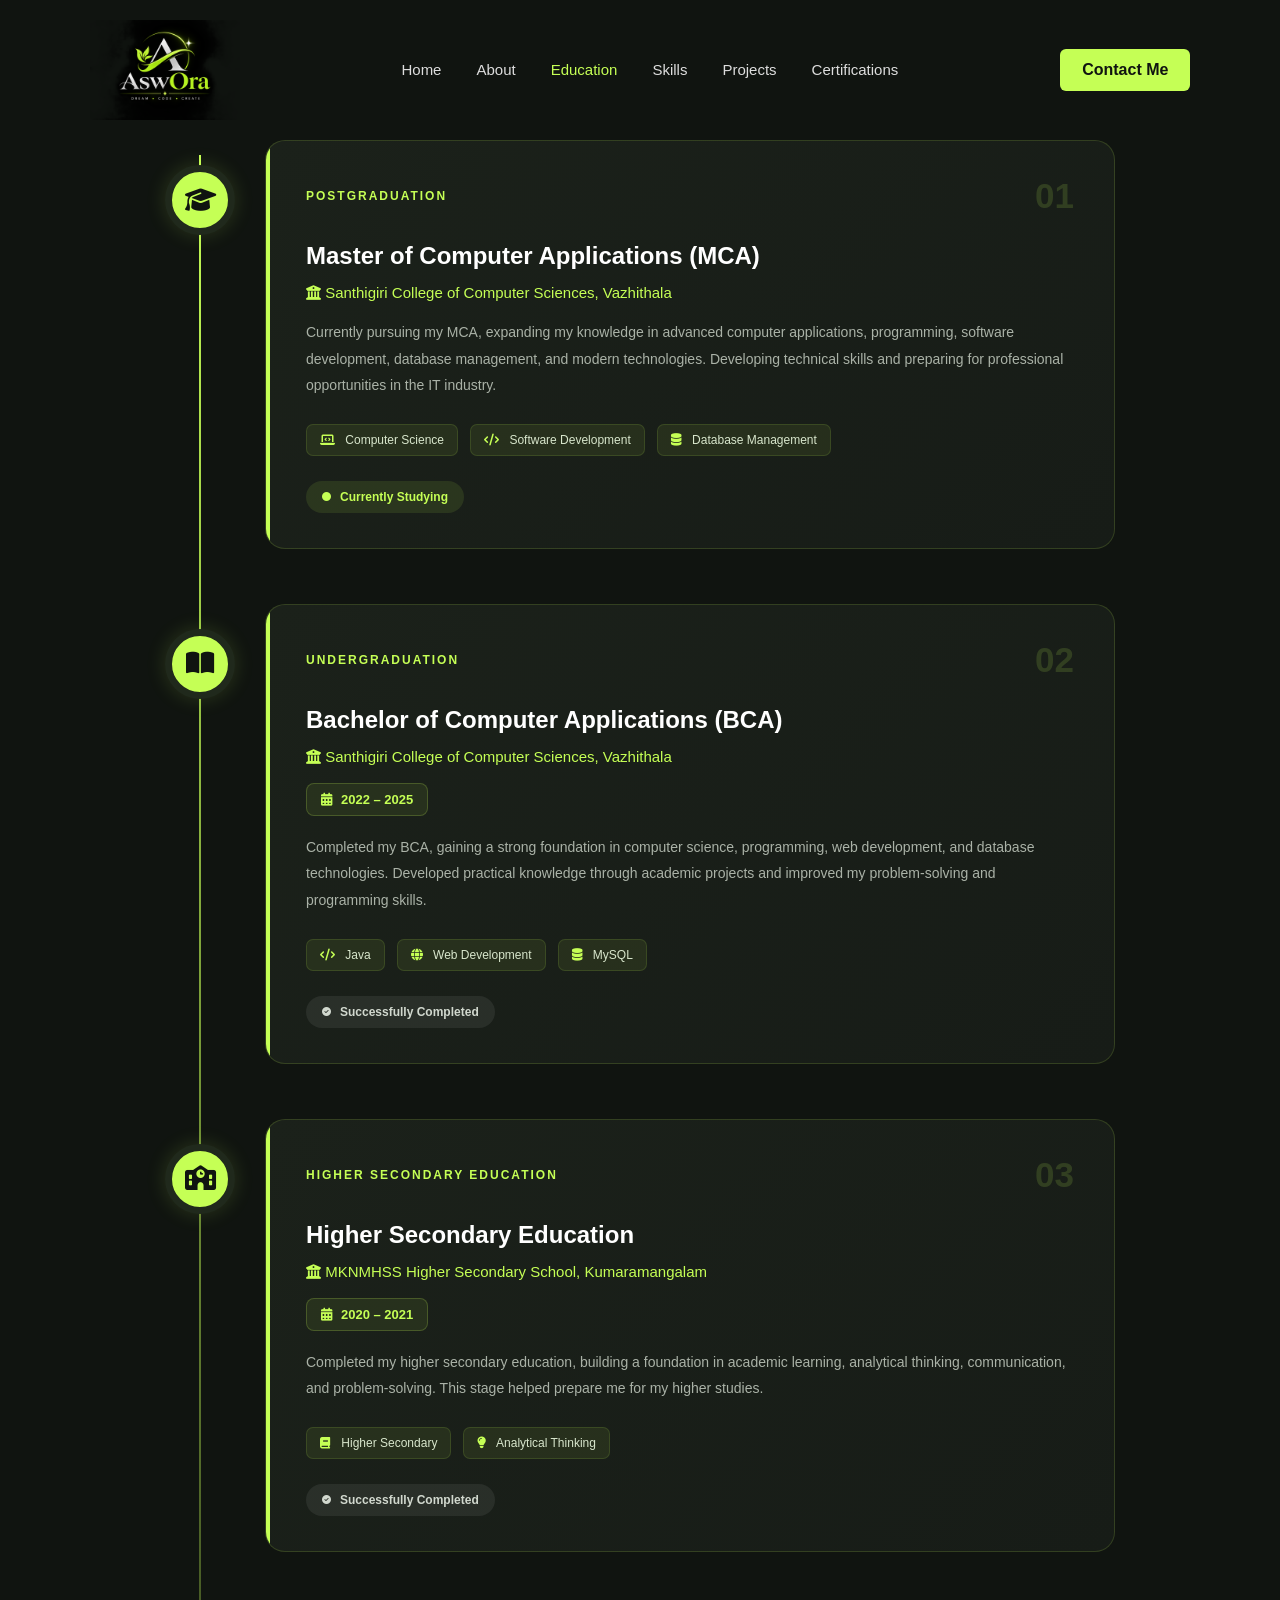
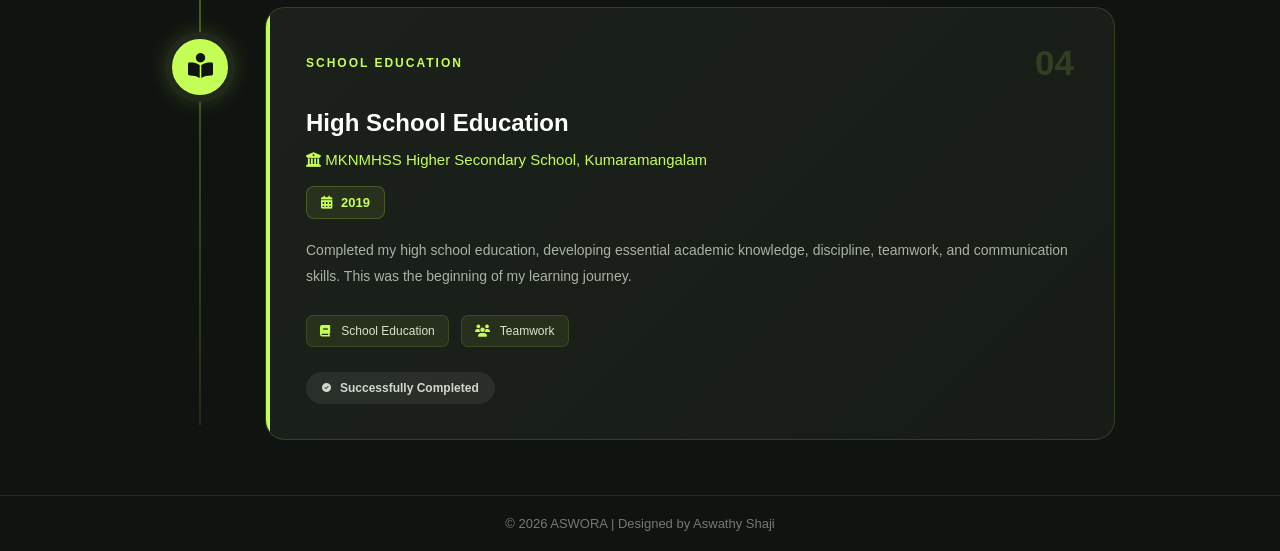
<file: education.html>
<!DOCTYPE html>
<html lang="en">
<head>
    <meta charset="UTF-8">
    <meta name="viewport" content="width=device-width, initial-scale=1.0">

    <title>Education | ASWORA</title>

    <link rel="stylesheet" href="Assets/css/style.css">

    <!-- Google Fonts -->
    <link rel="preconnect" href="https://fonts.googleapis.com">
    <link rel="preconnect" href="https://fonts.gstatic.com" crossorigin>
    <link href="https://fonts.googleapis.com/css2?family=Poppins:wght@300;400;500;600;700;800&display=swap" rel="stylesheet">

    <!-- Font Awesome Icons -->
    <link rel="stylesheet" href="https://cdnjs.cloudflare.com/ajax/libs/font-awesome/6.5.0/css/all.min.css">

    <style>
        /* EDUCATION PAGE */

        .education-page {
            min-height: 100vh;
            padding: 75px 8% 90px;
            background: #101410;
            color: #ffffff;
            font-family: 'Poppins', sans-serif;
            overflow: hidden;
        }

        /* Heading */

        .education-heading {
            text-align: center;
            margin-bottom: 75px;
        }

        .education-heading .welcome {
            color: #c5ff55;
            letter-spacing: 4px;
            font-size: 13px;
            font-weight: 600;
            margin-bottom: 15px;
        }

        .education-heading h1 {
            font-size: clamp(36px, 5vw, 55px);
            font-weight: 800;
            margin-bottom: 15px;
        }

        .education-heading h1 span {
            color: #c5ff55;
        }

        .education-heading .subtitle {
            color: #a4ada2;
            font-size: 15px;
            max-width: 550px;
            margin: auto;
            line-height: 1.8;
        }
.education-duration {
    display: inline-flex;
    align-items: center;
    gap: 9px;
    color: #c5ff55;
    background: rgba(197, 255, 85, 0.08);
    border: 1px solid rgba(197, 255, 85, 0.2);
    padding: 8px 14px;
    border-radius: 8px;
    font-size: 13px;
    font-weight: 600;
    margin-bottom: 18px;
}

.education-duration i {
    font-size: 13px;
}
        .heading-line {
            width: 65px;
            height: 4px;
            background: #c5ff55;
            border-radius: 10px;
            margin: 25px auto 0;
        }

        /* Timeline */

        .education-timeline {
            max-width: 950px;
            margin: auto;
            position: relative;
        }

        .education-timeline::before {
            content: "";
            position: absolute;
            left: 34px;
            top: 15px;
            bottom: 15px;
            width: 2px;
            background: linear-gradient(
                to bottom,
                #c5ff55,
                rgba(197, 255, 85, 0.1)
            );
        }

        .education-item {
            position: relative;
            padding-left: 100px;
            margin-bottom: 55px;
            animation: fadeUp 0.8s ease both;
        }

        .education-item:nth-child(2) {
            animation-delay: 0.2s;
        }

        /* Timeline Icon */

        .timeline-icon {
            position: absolute;
            left: 0;
            top: 25px;
            width: 70px;
            height: 70px;
            background: #c5ff55;
            color: #101410;
            border-radius: 50%;
            display: flex;
            align-items: center;
            justify-content: center;
            font-size: 25px;
            border: 7px solid #20291c;
            z-index: 2;
            box-shadow: 0 0 20px rgba(197, 255, 85, 0.15);
        }

        /* Education Card */

        .education-card {
            position: relative;
            padding: 35px 40px;
            background: linear-gradient(135deg, #1b211a, #171c17);
            border: 1px solid rgba(197, 255, 85, 0.15);
            border-radius: 20px;
            transition: 0.4s ease;
            overflow: hidden;
        }

        .education-card::before {
            content: "";
            position: absolute;
            top: 0;
            left: 0;
            width: 4px;
            height: 100%;
            background: #c5ff55;
        }

        .education-card:hover {
            transform: translateY(-7px);
            border-color: #c5ff55;
            box-shadow: 0 15px 40px rgba(0, 0, 0, 0.3);
        }

        .card-top {
            display: flex;
            align-items: center;
            justify-content: space-between;
            gap: 15px;
            flex-wrap: wrap;
            margin-bottom: 22px;
        }

        .degree-label {
            color: #c5ff55;
            font-size: 12px;
            font-weight: 600;
            letter-spacing: 2px;
        }

        .education-number {
            font-size: 35px;
            font-weight: 800;
            color: rgba(197, 255, 85, 0.15);
        }

        .education-card h2 {
            font-size: 24px;
            font-weight: 700;
            line-height: 1.5;
            margin-bottom: 10px;
        }

        .college-name {
            color: #c5ff55;
            font-size: 15px;
            font-weight: 500;
            margin-bottom: 18px;
        }

        .education-description {
            color: #aab2a7;
            font-size: 14px;
            line-height: 1.9;
            margin-bottom: 25px;
        }

        /* Details */

        .education-details {
            display: flex;
            flex-wrap: wrap;
            gap: 12px;
            margin-bottom: 25px;
        }

        .detail-tag {
            background: rgba(197, 255, 85, 0.08);
            color: #d8e6cc;
            border: 1px solid rgba(197, 255, 85, 0.12);
            padding: 8px 13px;
            border-radius: 7px;
            font-size: 12px;
        }

        .detail-tag i {
            color: #c5ff55;
            margin-right: 7px;
        }

        /* Status */

        .education-status {
            display: inline-flex;
            align-items: center;
            gap: 9px;
            padding: 9px 16px;
            border-radius: 30px;
            background: rgba(197, 255, 85, 0.1);
            color: #c5ff55;
            font-size: 12px;
            font-weight: 600;
        }

        .education-status i {
            font-size: 9px;
        }

        .completed-status {
            background: rgba(255, 255, 255, 0.07);
            color: #d1d8ce;
        }

        /* Bottom Quote */

        .education-quote {
            max-width: 750px;
            margin: 75px auto 0;
            text-align: center;
            padding: 35px 25px;
            border-top: 1px solid rgba(197, 255, 85, 0.2);
            border-bottom: 1px solid rgba(197, 255, 85, 0.2);
        }

        .education-quote i {
            font-size: 28px;
            color: #c5ff55;
            margin-bottom: 18px;
        }

        .education-quote h3 {
            font-size: 19px;
            font-weight: 500;
            line-height: 1.8;
        }

        .education-quote h3 span {
            color: #c5ff55;
        }

        .education-quote p {
            color: #899487;
            font-size: 12px;
            margin-top: 15px;
            letter-spacing: 2px;
        }

        /* Animation */

        @keyframes fadeUp {
            from {
                opacity: 0;
                transform: translateY(30px);
            }

            to {
                opacity: 1;
                transform: translateY(0);
            }
        }

        /* Responsive */

        @media (max-width: 700px) {

            .education-page {
                padding: 55px 5% 65px;
            }

            .education-heading {
                margin-bottom: 55px;
            }

            .education-timeline::before {
                left: 23px;
            }

            .education-item {
                padding-left: 65px;
                margin-bottom: 35px;
            }

            .timeline-icon {
                width: 48px;
                height: 48px;
                font-size: 17px;
                border-width: 5px;
            }

            .education-card {
                padding: 25px 22px;
            }

            .education-card h2 {
                font-size: 19px;
            }

            .education-number {
                font-size: 27px;
            }

            .education-description {
                font-size: 13px;
            }

            .education-quote h3 {
                font-size: 16px;
            }
        }
    </style>
</head>

<body>

<!-- NAVBAR -->

<header>
    <nav class="navbar">

        <a href="index.html" class="logo">
            <img src="Assets/images/logo.png" alt="ASWORA Logo">
        </a>

        <ul class="nav-links" id="navLinks">
            <li><a href="index.html">Home</a></li>
            <li><a href="about.html">About</a></li>
            <li><a href="education.html" class="active">Education</a></li>
            <li><a href="skills.html">Skills</a></li>
            <li><a href="projects.html">Projects</a></li>
            <li><a href="certifications.html">Certifications</a></li>
        </ul>

        <a href="contact.html" class="contact-btn">Contact Me</a>

        <button class="menu-btn" id="menuBtn" aria-label="Toggle navigation">
            ☰
        </button>

    </nav>
</header>


<!-- EDUCATION SECTION -->


<section class="education-timeline">

    <!-- MCA -->

    <article class="education-item">

        <div class="timeline-icon">
            <i class="fas fa-graduation-cap"></i>
        </div>

        <div class="education-card">

            <div class="card-top">
                <span class="degree-label">POSTGRADUATION</span>
                <span class="education-number">01</span>
            </div>

            <h2>Master of Computer Applications (MCA)</h2>

            <p class="college-name">
                <i class="fas fa-university"></i>
                Santhigiri College of Computer Sciences, Vazhithala
            </p>

            <p class="education-description">
                Currently pursuing my MCA, expanding my knowledge
                in advanced computer applications, programming,
                software development, database management, and
                modern technologies. Developing technical skills
                and preparing for professional opportunities in
                the IT industry.
            </p>

            <div class="education-details">
                <span class="detail-tag">
                    <i class="fas fa-laptop-code"></i>
                    Computer Science
                </span>

                <span class="detail-tag">
                    <i class="fas fa-code"></i>
                    Software Development
                </span>

                <span class="detail-tag">
                    <i class="fas fa-database"></i>
                    Database Management
                </span>
            </div>

            <span class="education-status">
                <i class="fas fa-circle"></i>
                Currently Studying
            </span>

        </div>
    </article>


    <!-- BCA -->

    <article class="education-item">

        <div class="timeline-icon">
            <i class="fas fa-book-open"></i>
        </div>

        <div class="education-card">

            <div class="card-top">
                <span class="degree-label">UNDERGRADUATION</span>
                <span class="education-number">02</span>
            </div>

            <h2>Bachelor of Computer Applications (BCA)</h2>

            <p class="college-name">
                <i class="fas fa-university"></i>
                Santhigiri College of Computer Sciences, Vazhithala
            </p>
<p class="education-duration">
    <i class="fas fa-calendar-alt"></i> 2022 – 2025
</p>
            <p class="education-description">
                Completed my BCA, gaining a strong foundation
                in computer science, programming, web development,
                and database technologies. Developed practical
                knowledge through academic projects and improved
                my problem-solving and programming skills.
            </p>

            <div class="education-details">
                <span class="detail-tag">
                    <i class="fas fa-code"></i>
                    Java
                </span>

                <span class="detail-tag">
                    <i class="fas fa-globe"></i>
                    Web Development
                </span>

                <span class="detail-tag">
                    <i class="fas fa-database"></i>
                    MySQL
                </span>
            </div>

            <span class="education-status completed-status">
                <i class="fas fa-check-circle"></i>
                Successfully Completed
            </span>

        </div>
    </article>


    <!-- HIGHER SECONDARY -->

    <article class="education-item">

        <div class="timeline-icon">
            <i class="fas fa-school"></i>
        </div>

        <div class="education-card">

            <div class="card-top">
                <span class="degree-label">HIGHER SECONDARY EDUCATION</span>
                <span class="education-number">03</span>
            </div>

            <h2>Higher Secondary Education</h2>

            <p class="college-name">
                <i class="fas fa-university"></i>
                MKNMHSS Higher Secondary School, Kumaramangalam
            </p>
<p class="education-duration">
    <i class="fas fa-calendar-alt"></i> 2020 – 2021
</p>
            <p class="education-description">
                Completed my higher secondary education, building
                a foundation in academic learning, analytical
                thinking, communication, and problem-solving.
                This stage helped prepare me for my higher studies.
            </p>

            <div class="education-details">
                <span class="detail-tag">
                    <i class="fas fa-book"></i>
                    Higher Secondary
                </span>

                <span class="detail-tag">
                    <i class="fas fa-lightbulb"></i>
                    Analytical Thinking
                </span>
            </div>

            <span class="education-status completed-status">
                <i class="fas fa-check-circle"></i>
                Successfully Completed
            </span>

        </div>
    </article>


    <!-- HIGH SCHOOL -->

    <article class="education-item">

        <div class="timeline-icon">
            <i class="fas fa-book-reader"></i>
        </div>

        <div class="education-card">

            <div class="card-top">
                <span class="degree-label">SCHOOL EDUCATION</span>
                <span class="education-number">04</span>
            </div>

            <h2>High School Education</h2>

            <p class="college-name">
                <i class="fas fa-university"></i>
                MKNMHSS Higher Secondary School, Kumaramangalam
            </p>
<p class="education-duration">
    <i class="fas fa-calendar-alt"></i> 2019
</p>
            <p class="education-description">
                Completed my high school education, developing
                essential academic knowledge, discipline,
                teamwork, and communication skills. This was
                the beginning of my learning journey.
            </p>

            <div class="education-details">
                <span class="detail-tag">
                    <i class="fas fa-book"></i>
                    School Education
                </span>

                <span class="detail-tag">
                    <i class="fas fa-users"></i>
                    Teamwork
                </span>
            </div>

            <span class="education-status completed-status">
                <i class="fas fa-check-circle"></i>
                Successfully Completed
            </span>

        </div>
    </article>

</section>



<!-- FOOTER -->

<footer>
    <p>© 2026 ASWORA | Designed by Aswathy Shaji</p>
</footer>


<script src="Assets/javascript/script.js"></script>

</body>
</html>
</file>
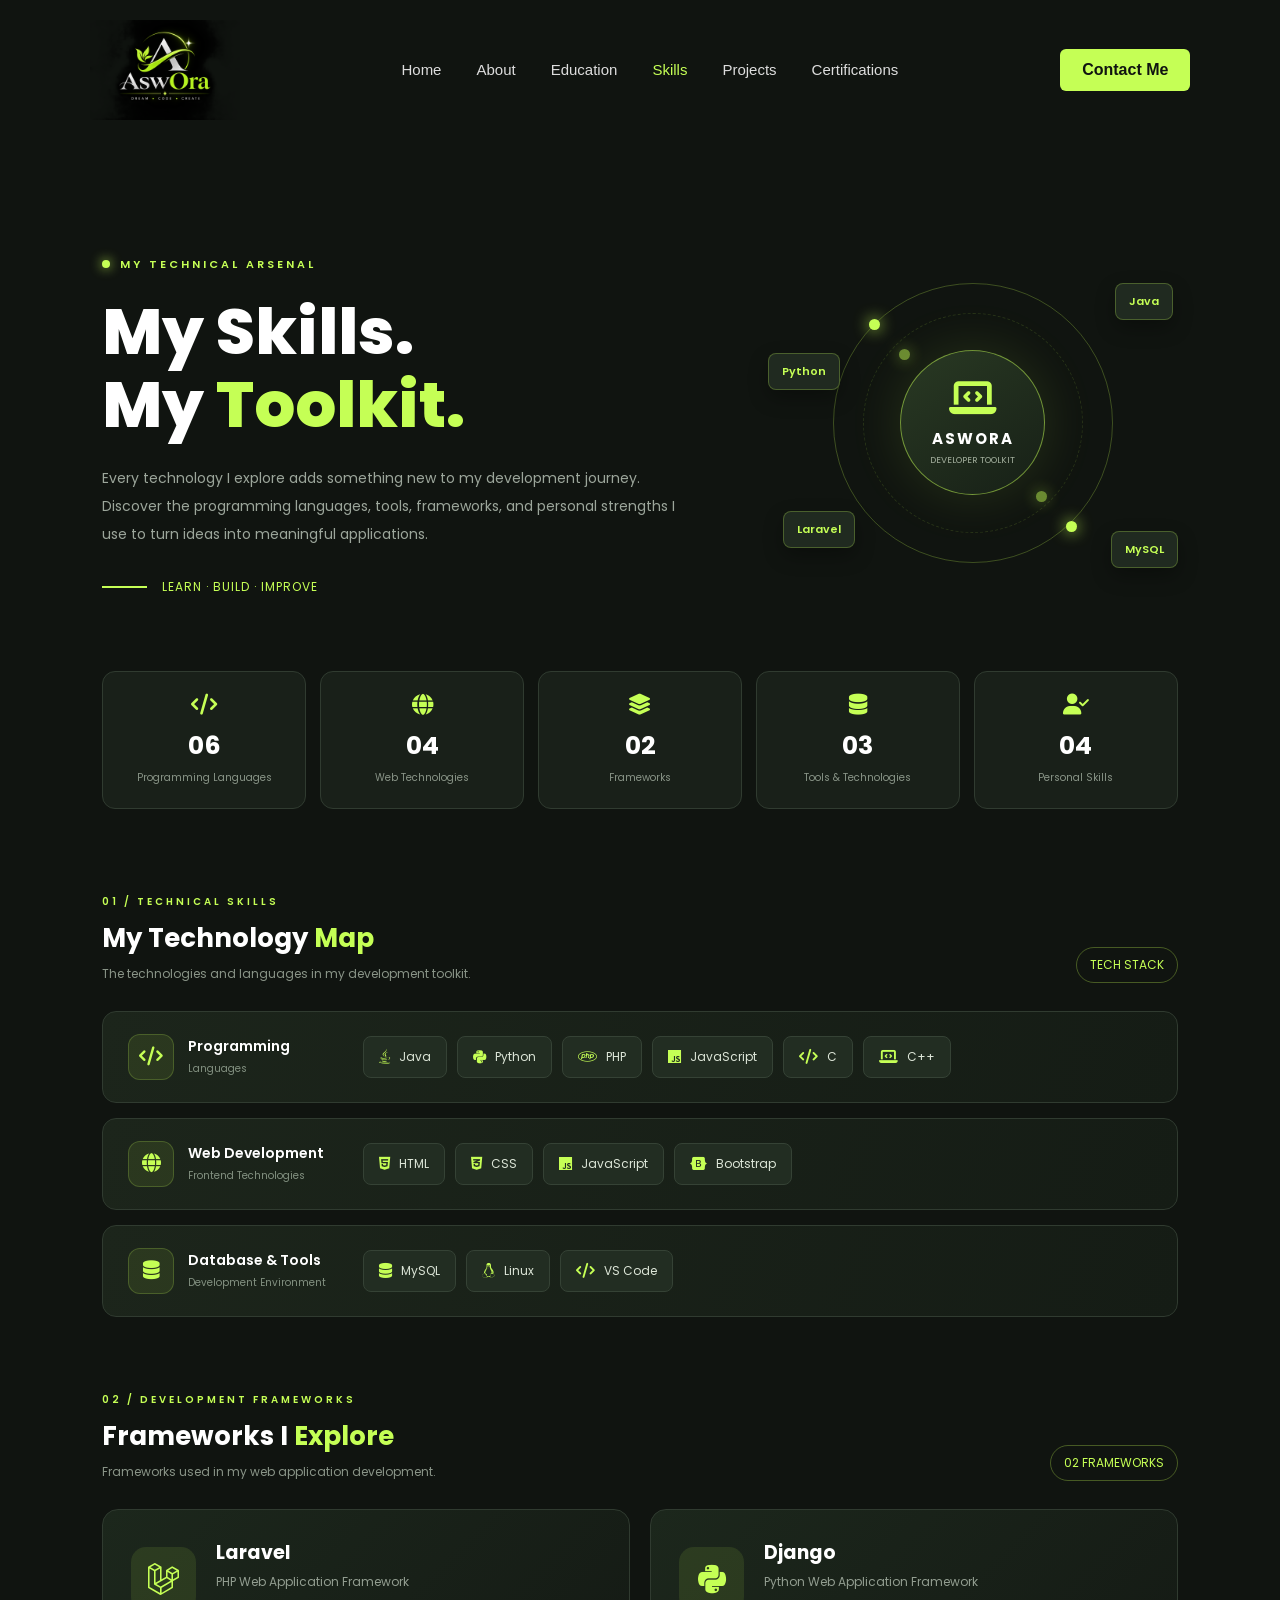
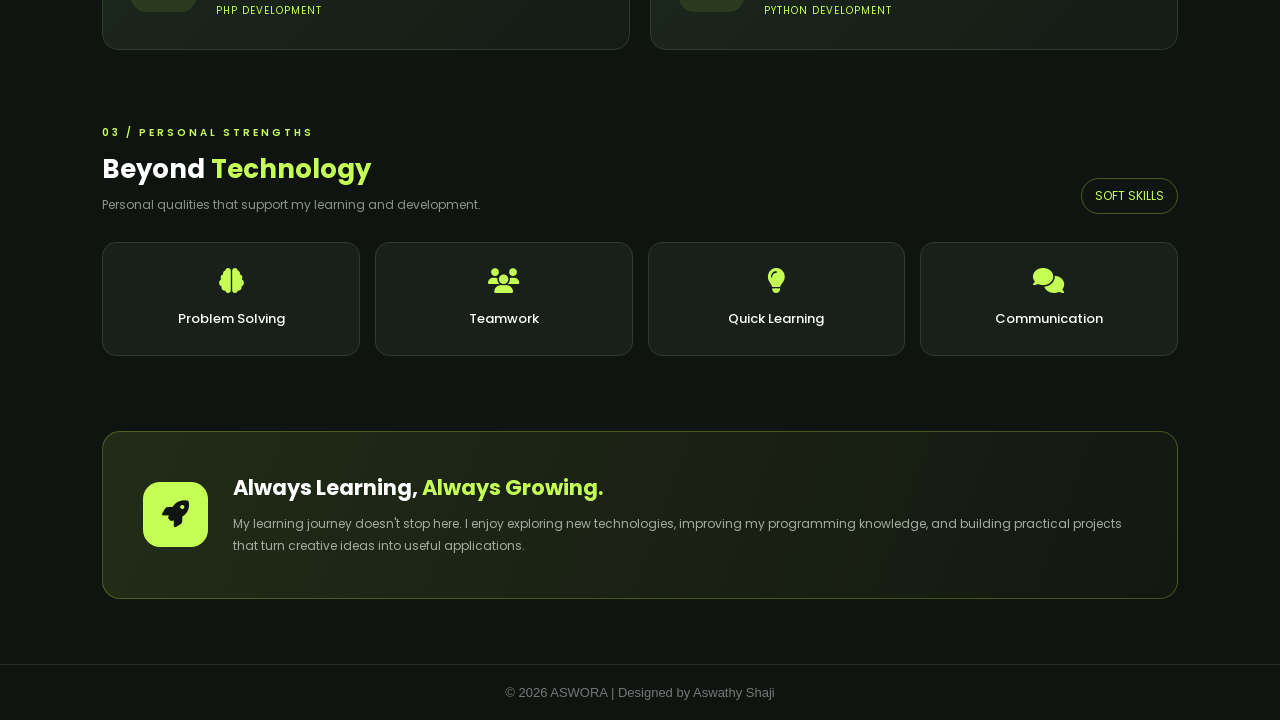
<file: skills.html>
<!DOCTYPE html>
<html lang="en">

<head>
    <meta charset="UTF-8">
    <meta name="viewport" content="width=device-width, initial-scale=1.0">

    <title>Skills | ASWORA</title>

    <link rel="stylesheet" href="Assets/css/style.css">

    <link rel="preconnect" href="https://fonts.googleapis.com">
    <link rel="preconnect" href="https://fonts.gstatic.com" crossorigin>
    <link href="https://fonts.googleapis.com/css2?family=Poppins:wght@300;400;500;600;700;800&display=swap" rel="stylesheet">

    <link rel="stylesheet" href="https://cdnjs.cloudflare.com/ajax/libs/font-awesome/6.5.0/css/all.min.css">

    <style>

        /* =====================================
           SKILLS PAGE - ASWORA
        ===================================== */

        .skills-page {
            min-height: 100vh;
            padding: 65px 8%;
            background: #101410;
            color: white;
            font-family: 'Poppins', sans-serif;
        }

        /* HERO SECTION */

        .skills-hero {
            max-width: 1200px;
            margin: auto;
            display: grid;
            grid-template-columns: 1.2fr 0.8fr;
            align-items: center;
            gap: 50px;
            padding: 45px 0 75px;
        }

        .hero-label {
            display: inline-flex;
            align-items: center;
            gap: 10px;
            color: #c5ff55;
            font-size: 11px;
            font-weight: 600;
            letter-spacing: 3px;
            margin-bottom: 22px;
        }

        .hero-label span {
            width: 8px;
            height: 8px;
            background: #c5ff55;
            border-radius: 50%;
            box-shadow: 0 0 12px #c5ff55;
        }

        .hero-content h1 {
            font-size: clamp(38px, 5vw, 65px);
            line-height: 1.15;
            font-weight: 800;
            margin-bottom: 22px;
        }

        .hero-content h1 span {
            color: #c5ff55;
        }

        .hero-content > p {
            max-width: 580px;
            color: #9ca69b;
            font-size: 14px;
            line-height: 2;
        }

        .hero-bottom {
            display: flex;
            align-items: center;
            gap: 15px;
            margin-top: 30px;
        }

        .hero-line {
            width: 45px;
            height: 2px;
            background: #c5ff55;
        }

        .hero-bottom p {
            color: #c5ff55;
            font-size: 12px;
            letter-spacing: 1px;
        }

        /* HERO VISUAL */

        .hero-visual {
            position: relative;
            min-height: 320px;
            display: flex;
            align-items: center;
            justify-content: center;
        }

        .visual-ring {
            position: absolute;
            width: 280px;
            height: 280px;
            border: 1px solid rgba(197,255,85,0.25);
            border-radius: 50%;
            animation: rotateRing 18s linear infinite;
        }

        .visual-ring::before,
        .visual-ring::after {
            content: "";
            position: absolute;
            width: 11px;
            height: 11px;
            background: #c5ff55;
            border-radius: 50%;
            box-shadow: 0 0 15px #c5ff55;
        }

        .visual-ring::before {
            top: 35px;
            left: 35px;
        }

        .visual-ring::after {
            bottom: 30px;
            right: 35px;
        }

        .visual-ring.second {
            width: 220px;
            height: 220px;
            border-style: dashed;
            opacity: 0.5;
            animation-direction: reverse;
        }

        .visual-center {
            width: 145px;
            height: 145px;
            display: flex;
            flex-direction: column;
            justify-content: center;
            align-items: center;
            background: linear-gradient(145deg, #293923, #172017);
            border: 1px solid rgba(197,255,85,0.5);
            border-radius: 50%;
            box-shadow: 0 0 55px rgba(197,255,85,0.12);
            z-index: 2;
        }

        .visual-center i {
            color: #c5ff55;
            font-size: 38px;
            margin-bottom: 10px;
        }

        .visual-center strong {
            font-size: 15px;
            letter-spacing: 2px;
        }

        .visual-center small {
            color: #a1ad9b;
            font-size: 9px;
            margin-top: 4px;
        }

        @keyframes rotateRing {
            from {
                transform: rotate(0deg);
            }

            to {
                transform: rotate(360deg);
            }
        }

        /* FLOATING TECH LABELS */

        .floating-tech {
            position: absolute;
            padding: 9px 13px;
            color: #c5ff55;
            background: #202a20;
            border: 1px solid rgba(197,255,85,0.25);
            border-radius: 8px;
            font-size: 11px;
            font-weight: 600;
            box-shadow: 0 8px 20px rgba(0,0,0,0.3);
            z-index: 3;
        }

        .tech-one {
            top: 20px;
            right: 5px;
        }

        .tech-two {
            top: 90px;
            left: 0;
        }

        .tech-three {
            bottom: 35px;
            left: 15px;
        }

        .tech-four {
            bottom: 15px;
            right: 0;
        }

        /* =====================================
           SKILL STATISTICS
        ===================================== */

        .skill-stats {
            max-width: 1100px;
            margin: 0 auto 85px;
            display: grid;
            grid-template-columns: repeat(5, 1fr);
            gap: 14px;
        }

        .stat-card {
            padding: 22px 12px;
            background: #192019;
            border: 1px solid #303b30;
            border-radius: 13px;
            text-align: center;
            transition: 0.3s;
        }

        .stat-card:hover {
            transform: translateY(-6px);
            border-color: #c5ff55;
            background: #202b20;
        }

        .stat-card i {
            color: #c5ff55;
            font-size: 21px;
            margin-bottom: 12px;
        }

        .stat-card h2 {
            font-size: 25px;
            margin-bottom: 5px;
        }

        .stat-card p {
            color: #899487;
            font-size: 10px;
        }

        /* =====================================
           COMMON SECTION DESIGN
        ===================================== */

        .skill-section {
            max-width: 1100px;
            margin: 0 auto 75px;
        }

        .section-top {
            display: flex;
            justify-content: space-between;
            align-items: end;
            gap: 20px;
            margin-bottom: 28px;
        }

        .section-tag {
            color: #c5ff55;
            font-size: 10px;
            font-weight: 600;
            letter-spacing: 3px;
            margin-bottom: 9px;
        }

        .section-top h2 {
            font-size: 26px;
            font-weight: 700;
        }

        .section-top h2 span {
            color: #c5ff55;
        }

        .section-description {
            color: #899487;
            font-size: 12px;
            margin-top: 7px;
        }

        .section-count {
            color: #c5ff55;
            font-size: 12px;
            border: 1px solid rgba(197,255,85,0.3);
            padding: 8px 13px;
            border-radius: 30px;
            white-space: nowrap;
        }

        /* =====================================
           TECHNOLOGY SKILL MAP
        ===================================== */

        .skill-map {
            display: grid;
            gap: 15px;
        }

        .skill-lane {
            display: grid;
            grid-template-columns: 210px 1fr;
            align-items: center;
            gap: 25px;
            padding: 22px 25px;
            background: linear-gradient(110deg, #1c251b, #151c15);
            border: 1px solid #303b30;
            border-radius: 14px;
            transition: 0.3s;
        }

        .skill-lane:hover {
            border-color: rgba(197,255,85,0.6);
            transform: translateX(5px);
        }

        .lane-title {
            display: flex;
            align-items: center;
            gap: 14px;
        }

        .lane-icon {
            width: 46px;
            height: 46px;
            display: flex;
            align-items: center;
            justify-content: center;
            color: #c5ff55;
            background: rgba(197,255,85,0.09);
            border: 1px solid rgba(197,255,85,0.2);
            border-radius: 12px;
            font-size: 19px;
            flex-shrink: 0;
        }

        .lane-title h3 {
            font-size: 14px;
            font-weight: 600;
        }

        .lane-title p {
            color: #829080;
            font-size: 10px;
            margin-top: 4px;
        }

        .lane-skills {
            display: flex;
            flex-wrap: wrap;
            gap: 10px;
        }

        .tech-pill {
            display: inline-flex;
            align-items: center;
            gap: 9px;
            padding: 11px 15px;
            color: #dce5d7;
            background: #222d22;
            border: 1px solid #354235;
            border-radius: 8px;
            font-size: 12px;
            transition: 0.3s;
        }

        .tech-pill i {
            color: #c5ff55;
            font-size: 15px;
        }

        .tech-pill:hover {
            color: #101410;
            background: #c5ff55;
            border-color: #c5ff55;
            transform: translateY(-3px);
        }

        .tech-pill:hover i {
            color: #101410;
        }

        /* =====================================
           FRAMEWORK CARDS
        ===================================== */

        .framework-grid {
            display: grid;
            grid-template-columns: repeat(2, 1fr);
            gap: 20px;
        }

        .framework-card {
            position: relative;
            display: flex;
            align-items: center;
            gap: 20px;
            padding: 28px;
            background: linear-gradient(135deg, #1c271c, #151b15);
            border: 1px solid #303b30;
            border-radius: 16px;
            overflow: hidden;
            transition: 0.3s;
        }

        .framework-card:hover {
            transform: translateY(-6px);
            border-color: #c5ff55;
            box-shadow: 0 12px 30px rgba(0,0,0,0.25);
        }

        .framework-icon {
            width: 65px;
            height: 65px;
            flex-shrink: 0;
            display: flex;
            align-items: center;
            justify-content: center;
            color: #c5ff55;
            background: rgba(197,255,85,0.1);
            border-radius: 15px;
            font-size: 32px;
        }

        .framework-info h3 {
            font-size: 19px;
            margin-bottom: 6px;
        }

        .framework-info p {
            color: #929d90;
            font-size: 12px;
        }

        .framework-info span {
            display: inline-block;
            color: #c5ff55;
            font-size: 10px;
            margin-top: 12px;
            letter-spacing: 1px;
        }

        /* =====================================
           PERSONAL SKILLS
        ===================================== */

        .personal-grid {
            display: grid;
            grid-template-columns: repeat(4, 1fr);
            gap: 15px;
        }

        .personal-card {
            padding: 26px 15px;
            text-align: center;
            background: #192019;
            border: 1px solid #303b30;
            border-radius: 14px;
            transition: 0.3s;
        }

        .personal-card:hover {
            background: #243024;
            border-color: #c5ff55;
            transform: translateY(-6px);
        }

        .personal-card i {
            display: block;
            color: #c5ff55;
            font-size: 25px;
            margin-bottom: 15px;
        }

        .personal-card h3 {
            font-size: 13px;
            font-weight: 500;
        }

        /* =====================================
           LEARNING MESSAGE
        ===================================== */

        .learning-card {
            max-width: 1100px;
            margin: 0 auto;
            padding: 40px;
            display: flex;
            align-items: center;
            gap: 25px;
            background: linear-gradient(110deg, rgba(197,255,85,0.1), rgba(197,255,85,0.02));
            border: 1px solid rgba(197,255,85,0.25);
            border-radius: 18px;
        }

        .learning-icon {
            width: 65px;
            height: 65px;
            flex-shrink: 0;
            display: flex;
            align-items: center;
            justify-content: center;
            color: #101410;
            background: #c5ff55;
            border-radius: 17px;
            font-size: 27px;
        }

        .learning-content h2 {
            font-size: 21px;
            margin-bottom: 10px;
        }

        .learning-content h2 span {
            color: #c5ff55;
        }

        .learning-content p {
            color: #a4ada2;
            font-size: 12px;
            line-height: 1.9;
        }

        /* =====================================
           ANIMATIONS
        ===================================== */

        .animate-in {
            animation: fadeUp 0.8s ease both;
        }

        @keyframes fadeUp {
            from {
                opacity: 0;
                transform: translateY(25px);
            }

            to {
                opacity: 1;
                transform: translateY(0);
            }
        }

        .skill-section:nth-of-type(2) {
            animation-delay: 0.1s;
        }

        .skill-section:nth-of-type(3) {
            animation-delay: 0.2s;
        }

        /* =====================================
           RESPONSIVE DESIGN
        ===================================== */

        @media(max-width: 1000px) {

            .skills-page {
                padding: 55px 6%;
            }

            .skills-hero {
                grid-template-columns: 1fr 0.8fr;
                gap: 20px;
            }

            .skill-stats {
                grid-template-columns: repeat(3, 1fr);
            }

            .skill-lane {
                grid-template-columns: 180px 1fr;
                gap: 15px;
            }

            .personal-grid {
                grid-template-columns: repeat(2, 1fr);
            }
        }

        @media(max-width: 700px) {

            .skills-page {
                padding: 40px 5%;
            }

            .skills-hero {
                grid-template-columns: 1fr;
                text-align: center;
                padding: 35px 0 55px;
            }

            .hero-content > p {
                margin: auto;
            }

            .hero-bottom {
                justify-content: center;
            }

            .hero-visual {
                min-height: 290px;
            }

            .visual-ring {
                width: 245px;
                height: 245px;
            }

            .visual-ring.second {
                width: 195px;
                height: 195px;
            }

            .visual-center {
                width: 125px;
                height: 125px;
            }

            .tech-one {
                right: 5%;
            }

            .tech-two {
                left: 3%;
            }

            .tech-three {
                left: 5%;
            }

            .tech-four {
                right: 3%;
            }

            .skill-stats {
                grid-template-columns: repeat(2, 1fr);
                margin-bottom: 65px;
            }

            .skill-lane {
                grid-template-columns: 1fr;
                gap: 18px;
                padding: 20px;
            }

            .lane-skills {
                gap: 8px;
            }

            .tech-pill {
                padding: 10px 12px;
                font-size: 11px;
            }

            .framework-grid {
                grid-template-columns: 1fr;
            }

            .section-top {
                align-items: flex-start;
            }

            .section-top h2 {
                font-size: 22px;
            }

            .section-count {
                font-size: 10px;
            }

            .learning-card {
                padding: 27px 22px;
                align-items: flex-start;
            }
        }

        @media(max-width: 420px) {

            .hero-content h1 {
                font-size: 38px;
            }

            .hero-visual {
                min-height: 260px;
            }

            .visual-ring {
                width: 220px;
                height: 220px;
            }

            .visual-ring.second {
                width: 180px;
                height: 180px;
            }

            .visual-center {
                width: 110px;
                height: 110px;
            }

            .visual-center i {
                font-size: 30px;
            }

            .floating-tech {
                font-size: 9px;
                padding: 8px 10px;
            }

            .skill-stats {
                gap: 10px;
            }

            .stat-card h2 {
                font-size: 21px;
            }

            .personal-grid {
                grid-template-columns: repeat(2, 1fr);
            }

            .section-top {
                flex-direction: column;
            }

            .learning-card {
                flex-direction: column;
            }

            .learning-content h2 {
                font-size: 19px;
            }
        }

        @media(prefers-reduced-motion: reduce) {
            *,
            *::before,
            *::after {
                animation-duration: 0.01ms !important;
                animation-iteration-count: 1 !important;
                transition-duration: 0.01ms !important;
            }
        }

    </style>
</head>

<body>

    <!-- NAVIGATION BAR -->

    <header>
        <nav class="navbar">

            <a href="index.html" class="logo">
                <img src="Assets/images/logo.png" alt="ASWORA Logo">
            </a>

            <ul class="nav-links" id="navLinks">
                <li><a href="index.html">Home</a></li>
                <li><a href="about.html">About</a></li>
                <li><a href="education.html">Education</a></li>
                <li><a href="skills.html" class="active">Skills</a></li>
                <li><a href="projects.html">Projects</a></li>
                <li><a href="certification.html">Certifications</a></li>
            </ul>

            <a href="contact.html" class="contact-btn">Contact Me</a>

            <button class="menu-btn" id="menuBtn" aria-label="Toggle navigation">
                ☰
            </button>

        </nav>
    </header>


    <!-- MAIN SKILLS PAGE -->

    <main class="skills-page">

        <!-- HERO SECTION -->

        <section class="skills-hero animate-in">

            <div class="hero-content">

                <div class="hero-label">
                    <span></span>
                    MY TECHNICAL ARSENAL
                </div>

                <h1>
                    My Skills.<br>
                    My <span>Toolkit.</span>
                </h1>

                <p>
                    Every technology I explore adds something new to my
                    development journey. Discover the programming languages,
                    tools, frameworks, and personal strengths I use to turn
                    ideas into meaningful applications.
                </p>

                <div class="hero-bottom">
                    <div class="hero-line"></div>
                    <p>LEARN · BUILD · IMPROVE</p>
                </div>

            </div>


            <!-- ANIMATED SKILL VISUAL -->

            <div class="hero-visual">

                <div class="visual-ring"></div>
                <div class="visual-ring second"></div>

                <div class="visual-center">
                    <i class="fas fa-laptop-code"></i>
                    <strong>ASWORA</strong>
                    <small>DEVELOPER TOOLKIT</small>
                </div>

                <div class="floating-tech tech-one">Java</div>
                <div class="floating-tech tech-two">Python</div>
                <div class="floating-tech tech-three">Laravel</div>
                <div class="floating-tech tech-four">MySQL</div>

            </div>

        </section>


        <!-- SKILL STATISTICS -->

        <section class="skill-stats">

            <div class="stat-card">
                <i class="fas fa-code"></i>
                <h2>06</h2>
                <p>Programming Languages</p>
            </div>

            <div class="stat-card">
                <i class="fas fa-globe"></i>
                <h2>04</h2>
                <p>Web Technologies</p>
            </div>

            <div class="stat-card">
                <i class="fas fa-layer-group"></i>
                <h2>02</h2>
                <p>Frameworks</p>
            </div>

            <div class="stat-card">
                <i class="fas fa-database"></i>
                <h2>03</h2>
                <p>Tools & Technologies</p>
            </div>

            <div class="stat-card">
                <i class="fas fa-user-check"></i>
                <h2>04</h2>
                <p>Personal Skills</p>
            </div>

        </section>


        <!-- TECHNOLOGY SKILL MAP -->

        <section class="skill-section animate-in">

            <div class="section-top">

                <div>
                    <p class="section-tag">01 / TECHNICAL SKILLS</p>
                    <h2>My Technology <span>Map</span></h2>
                    <p class="section-description">
                        The technologies and languages in my development toolkit.
                    </p>
                </div>

                <div class="section-count">TECH STACK</div>

            </div>


            <div class="skill-map">

                <!-- PROGRAMMING LANGUAGES -->

                <div class="skill-lane">

                    <div class="lane-title">
                        <div class="lane-icon">
                            <i class="fas fa-code"></i>
                        </div>

                        <div>
                            <h3>Programming</h3>
                            <p>Languages</p>
                        </div>
                    </div>

                    <div class="lane-skills">

                        <span class="tech-pill">
                            <i class="fab fa-java"></i> Java
                        </span>

                        <span class="tech-pill">
                            <i class="fab fa-python"></i> Python
                        </span>

                        <span class="tech-pill">
                            <i class="fab fa-php"></i> PHP
                        </span>

                        <span class="tech-pill">
                            <i class="fab fa-js"></i> JavaScript
                        </span>

                        <span class="tech-pill">
                            <i class="fas fa-code"></i> C
                        </span>

                        <span class="tech-pill">
                            <i class="fas fa-laptop-code"></i> C++
                        </span>

                    </div>

                </div>


                <!-- WEB TECHNOLOGIES -->

                <div class="skill-lane">

                    <div class="lane-title">
                        <div class="lane-icon">
                            <i class="fas fa-globe"></i>
                        </div>

                        <div>
                            <h3>Web Development</h3>
                            <p>Frontend Technologies</p>
                        </div>
                    </div>

                    <div class="lane-skills">

                        <span class="tech-pill">
                            <i class="fab fa-html5"></i> HTML
                        </span>

                        <span class="tech-pill">
                            <i class="fab fa-css3-alt"></i> CSS
                        </span>

                        <span class="tech-pill">
                            <i class="fab fa-js"></i> JavaScript
                        </span>

                        <span class="tech-pill">
                            <i class="fab fa-bootstrap"></i> Bootstrap
                        </span>

                    </div>

                </div>


                <!-- DATABASE AND TOOLS -->

                <div class="skill-lane">

                    <div class="lane-title">
                        <div class="lane-icon">
                            <i class="fas fa-database"></i>
                        </div>

                        <div>
                            <h3>Database & Tools</h3>
                            <p>Development Environment</p>
                        </div>
                    </div>

                    <div class="lane-skills">

                        <span class="tech-pill">
                            <i class="fas fa-database"></i> MySQL
                        </span>

                        <span class="tech-pill">
                            <i class="fab fa-linux"></i> Linux
                        </span>

                        <span class="tech-pill">
                            <i class="fas fa-code"></i> VS Code
                        </span>

                    </div>

                </div>

            </div>

        </section>


        <!-- FRAMEWORKS -->

        <section class="skill-section animate-in">

            <div class="section-top">

                <div>
                    <p class="section-tag">02 / DEVELOPMENT FRAMEWORKS</p>
                    <h2>Frameworks I <span>Explore</span></h2>
                    <p class="section-description">
                        Frameworks used in my web application development.
                    </p>
                </div>

                <div class="section-count">02 FRAMEWORKS</div>

            </div>


            <div class="framework-grid">

                <div class="framework-card">

                    <div class="framework-icon">
                        <i class="fab fa-laravel"></i>
                    </div>

                    <div class="framework-info">
                        <h3>Laravel</h3>
                        <p>PHP Web Application Framework</p>
                        <span>PHP DEVELOPMENT</span>
                    </div>

                </div>


                <div class="framework-card">

                    <div class="framework-icon">
                        <i class="fab fa-python"></i>
                    </div>

                    <div class="framework-info">
                        <h3>Django</h3>
                        <p>Python Web Application Framework</p>
                        <span>PYTHON DEVELOPMENT</span>
                    </div>

                </div>

            </div>

        </section>


        <!-- PERSONAL SKILLS -->

        <section class="skill-section animate-in">

            <div class="section-top">

                <div>
                    <p class="section-tag">03 / PERSONAL STRENGTHS</p>
                    <h2>Beyond <span>Technology</span></h2>
                    <p class="section-description">
                        Personal qualities that support my learning and development.
                    </p>
                </div>

                <div class="section-count">SOFT SKILLS</div>

            </div>


            <div class="personal-grid">

                <div class="personal-card">
                    <i class="fas fa-brain"></i>
                    <h3>Problem Solving</h3>
                </div>

                <div class="personal-card">
                    <i class="fas fa-users"></i>
                    <h3>Teamwork</h3>
                </div>

                <div class="personal-card">
                    <i class="fas fa-lightbulb"></i>
                    <h3>Quick Learning</h3>
                </div>

                <div class="personal-card">
                    <i class="fas fa-comments"></i>
                    <h3>Communication</h3>
                </div>

            </div>

        </section>


        <!-- FINAL MESSAGE -->

        <section class="learning-card">

            <div class="learning-icon">
                <i class="fas fa-rocket"></i>
            </div>

            <div class="learning-content">

                <h2>
                    Always Learning,
                    <span>Always Growing.</span>
                </h2>

                <p>
                    My learning journey doesn't stop here. I enjoy exploring
                    new technologies, improving my programming knowledge,
                    and building practical projects that turn creative ideas
                    into useful applications.
                </p>

            </div>

        </section>

    </main>


    <!-- FOOTER -->

    <footer>
        <p>
            © 2026 ASWORA | Designed by Aswathy Shaji
        </p>
    </footer>


    <!-- JAVASCRIPT -->

    <script src="Assets/javascript/script.js"></script>

</body>
</html>
</file>
<file: Assets/css/style.css>
/* =========================================
   ASWORA - COMPLETE PORTFOLIO CSS
   ========================================= */

/* ==============================
   GLOBAL STYLES
============================== */

* {
    margin: 0;
    padding: 0;
    box-sizing: border-box;
}

html {
    scroll-behavior: smooth;
    scroll-padding-top: 24px;
}

body {
    font-family: Arial, sans-serif;
    background: #101410;
    color: white;
    min-height: 100vh;
}

/* ==============================
   NAVBAR
============================== */

header {
    width: 100%;
    padding: 20px 7%;
    background: #101410;
    position: relative;
    z-index: 100;
}

.navbar {
    display: flex;
    justify-content: space-between;
    align-items: center;
}

.logo img {
    width: 150px;
    height: auto;
    display: block;
}

.logo {
    font-size: 28px;
    font-weight: bold;
    color: white;
    text-decoration: none;
    letter-spacing: 2px;
}

.logo span {
    color: #c5ff55;
}

.nav-links {
    display: flex;
    list-style: none;
    gap: 35px;
}

.nav-links a {
    text-decoration: none;
    color: #ddd;
    font-size: 15px;
    transition: 0.3s;
}

.nav-links a:hover,
.nav-links a.active {
    color: #c5ff55;
}

.contact-btn {
    text-decoration: none;
    color: #101410;
    background: #c5ff55;
    padding: 12px 22px;
    border-radius: 6px;
    font-weight: bold;
    transition: 0.3s;
}

.contact-btn:hover {
    background: white;
}

.menu-btn {
    display: none;
    color: #c5ff55;
    background: none;
    border: none;
    font-size: 27px;
    cursor: pointer;
}

/* ==============================
   HOME PAGE
============================== */

.home {
    min-height: 78vh;
    padding: 60px 10%;
    display: flex;
    align-items: center;
    justify-content: space-between;
    gap: 50px;
    position: relative;
}

.home-content {
    max-width: 600px;
    position: relative;
    z-index: 2;
}

.welcome {
    color: #c5ff55;
    letter-spacing: 3px;
    font-size: 13px;
    margin-bottom: 20px;
}

.home-content h1 {
    font-size: 48px;
    line-height: 1.3;
    margin-bottom: 15px;
}

.home-content h1 span {
    color: #c5ff55;
}

.home-content h2 {
    color: #ccc;
    font-size: 21px;
    font-weight: normal;
    margin-bottom: 25px;
}

.description {
    color: #aaa;
    line-height: 1.9;
    font-size: 16px;
    margin-bottom: 30px;
}

/* HOME BUTTONS */

.home-buttons {
    display: flex;
    gap: 15px;
    flex-wrap: wrap;
}

.primary-btn,
.secondary-btn {
    text-decoration: none;
    padding: 14px 23px;
    border-radius: 6px;
    font-size: 14px;
    transition: 0.3s;
}

.primary-btn {
    background: #c5ff55;
    color: #101410;
    font-weight: bold;
}

.primary-btn:hover {
    background: white;
}

.secondary-btn {
    border: 1px solid #c5ff55;
    color: #c5ff55;
}

.secondary-btn:hover {
    background: #c5ff55;
    color: #101410;
}

.social-text {
    display: flex;
    gap: 12px;
    color: #888;
    font-size: 13px;
    margin-top: 35px;
}

/* HOME PROFILE IMAGE */

.home-image {
    text-align: center;
    position: relative;
    isolation: isolate;
}

.image-circle {
    width: 350px;
    height: 350px;
    border-radius: 50%;
    padding: 8px;
    background: linear-gradient(135deg, #c5ff55, #087f70);
    box-shadow: 0 0 45px rgba(197, 255, 85, 0.15);
    position: relative;
    z-index: 1;
    animation: asworaFloat 5s ease-in-out infinite;
}

.image-circle img {
    width: 100%;
    height: 100%;
    object-fit: cover;
    border-radius: 50%;
    border: 5px solid #101410;
    display: block;
}

.image-label {
    display: inline-block;
    background: #202820;
    color: white;
    padding: 13px 20px;
    border-radius: 30px;
    margin-top: 20px;
    font-size: 14px;
}

.image-label span {
    color: #c5ff55;
}

/* ==============================
   HOMEPAGE ANIMATIONS
============================== */

@keyframes asworaFloat {
    0%, 100% {
        transform: translateY(0);
    }

    50% {
        transform: translateY(-10px);
    }
}

.typing-text {
    color: #c5ff55;
    font-weight: 600;
}

.typing-text::after {
    content: "";
    display: inline-block;
    height: 1em;
    border-right: 2px solid #c5ff55;
    margin-left: 5px;
    vertical-align: -2px;
    animation: asworaBlink 0.8s steps(2, start) infinite;
}

@keyframes asworaBlink {
    to {
        visibility: hidden;
    }
}

/* IMAGE ORBIT EFFECT */

.image-orbit {
    position: absolute;
    border: 1px solid rgba(197, 255, 85, 0.22);
    border-radius: 50%;
    pointer-events: none;
}

.orbit-one {
    width: 390px;
    height: 390px;
    top: -20px;
    left: -20px;
    transform: rotate(-24deg);
}

.orbit-two {
    width: 425px;
    height: 425px;
    top: -38px;
    left: -38px;
    border-style: dashed;
    opacity: 0.5;
}

/* FLOATING NOTE */

.floating-note {
    position: absolute;
    z-index: 3;
    right: -28px;
    bottom: 78px;
    display: flex;
    align-items: center;
    gap: 11px;
    padding: 13px 17px;
    color: #fff;
    background: rgba(32, 40, 32, 0.96);
    border: 1px solid rgba(197, 255, 85, 0.35);
    border-radius: 12px;
    box-shadow: 0 12px 35px rgba(0, 0, 0, 0.25);
    text-align: left;
}

.floating-note-icon {
    color: #c5ff55;
    font-size: 26px;
}

.floating-note strong,
.floating-note small {
    display: block;
}

.floating-note strong {
    font-size: 13px;
}

.floating-note small {
    margin-top: 3px;
    color: #9da69d;
    font-size: 11px;
}

/* SCROLL CUE */

.scroll-cue {
    position: absolute;
    left: 10%;
    bottom: 28px;
    display: inline-flex;
    align-items: center;
    gap: 13px;
    color: #8d988d;
    text-decoration: none;
    font-size: 10px;
    letter-spacing: 2px;
    transition: color 0.25s ease;
}

.scroll-cue:hover {
    color: #c5ff55;
}

.scroll-cue-arrow {
    display: inline-flex;
    align-items: center;
    justify-content: center;
    width: 29px;
    height: 29px;
    border: 1px solid #58634d;
    border-radius: 50%;
    color: #c5ff55;
    font-size: 17px;
    animation: asworaBounce 1.5s ease-in-out infinite;
}

@keyframes asworaBounce {
    0%, 100% {
        transform: translateY(0);
    }

    50% {
        transform: translateY(5px);
    }
}

/* ==============================
   COMMON INNER PAGE DESIGN
============================== */

.page-container {
    width: 85%;
    max-width: 1200px;
    margin: auto;
    min-height: 78vh;
    padding: 65px 0;
}

.page-heading {
    text-align: center;
    margin-bottom: 50px;
}

.page-heading h1 {
    font-size: 42px;
    margin: 12px 0;
}

.page-heading h1 span {
    color: #c5ff55;
}

.page-heading > p:last-child {
    color: #999;
    line-height: 1.7;
}

/* ==============================
   ABOUT PAGE
============================== */

.about-content {
    display: grid;
    grid-template-columns: 230px 1fr;
    gap: 45px;
    align-items: center;
    max-width: 1000px;
    margin: auto;
}

.about-photo {
    width: 230px;
    height: 270px;
    overflow: hidden;
    border-radius: 15px;
    border: 3px solid #c5ff55;
}

.about-photo img {
    display: block;
    width: 100%;
    height: 100%;
    object-fit: cover;
    object-position: center;
    border-radius: 12px;
}

.about-text h2 {
    color: #c5ff55;
    font-size: 27px;
    margin-bottom: 20px;
}

.about-text p {
    color: #aaa;
    line-height: 1.9;
    margin-bottom: 15px;
}

.about-details {
    margin: 25px 0;
}

.about-details p strong {
    color: white;
}

/* ==============================
   EDUCATION PAGE
============================== */

.education-list {
    display: grid;
    grid-template-columns: repeat(2, 1fr);
    gap: 25px;
}

.info-card {
    background: #1a211a;
    border: 1px solid #303b30;
    padding: 30px;
    border-radius: 15px;
    transition: 0.3s;
}

.info-card:hover {
    transform: translateY(-6px);
    border-color: #c5ff55;
}

.card-number {
    color: #c5ff55;
    font-size: 30px;
    font-weight: bold;
}

.card-label,
.project-number {
    color: #c5ff55;
    font-size: 12px;
    letter-spacing: 2px;
    margin: 15px 0;
}

.info-card h2 {
    color: white;
    font-size: 21px;
    margin-bottom: 12px;
}

.info-card h3 {
    color: #c5ff55;
    font-size: 16px;
    margin-bottom: 15px;
}

.info-card p {
    color: #aaa;
    line-height: 1.8;
}

.status-tag {
    display: inline-block;
    color: #c5ff55;
    background: #283523;
    padding: 8px 14px;
    border-radius: 20px;
    margin-top: 20px;
    font-size: 12px;
}

/* ==============================
   SKILLS PAGE
============================== */

.skills-section {
    display: grid;
    grid-template-columns: repeat(3, 1fr);
    gap: 22px;
}

.skill-tags {
    display: flex;
    flex-wrap: wrap;
    gap: 10px;
    margin-top: 20px;
}

.skill-tags span {
    background: #293529;
    color: #c5ff55;
    padding: 9px 13px;
    border-radius: 6px;
    font-size: 13px;
}

/* ==============================
   PROJECTS PAGE
============================== */

.projects-grid {
    display: grid;
    grid-template-columns: repeat(2, 1fr);
    gap: 25px;
}

.project-card {
    display: flex;
    flex-direction: column;
    align-items: flex-start;
}

.project-level {
    color: #c5ff55 !important;
    margin-bottom: 15px;
    font-size: 14px;
}

.project-card .skill-tags {
    margin-top: auto;
    padding-top: 20px;
}

/* ==============================
   CONTACT PAGE
============================== */

.contact-grid {
    display: grid;
    grid-template-columns: repeat(2, 1fr);
    gap: 22px;
}

.contact-icon {
    width: 48px;
    height: 48px;
    display: flex;
    align-items: center;
    justify-content: center;
    background: #293529;
    color: #c5ff55;
    border-radius: 50%;
    font-weight: bold;
    margin-bottom: 20px;
}

.text-link {
    display: inline-block;
    color: #c5ff55;
    text-decoration: none;
    margin-top: 18px;
}

.text-link:hover {
    color: white;
}

/* ==============================
   CERTIFICATION PAGE
============================== */

.certification-grid {
    display: grid;
    grid-template-columns: repeat(2, 1fr);
    gap: 25px;
}

.certification-card {
    background: #1a211a;
    border: 1px solid #303b30;
    padding: 30px;
    border-radius: 15px;
    transition: 0.3s;
}

.certification-card:hover {
    transform: translateY(-6px);
    border-color: #c5ff55;
    box-shadow: 0 10px 30px rgba(197, 255, 85, 0.08);
}

.certification-icon {
    width: 55px;
    height: 55px;
    display: flex;
    align-items: center;
    justify-content: center;
    background: #293529;
    color: #c5ff55;
    border-radius: 12px;
    font-size: 24px;
    margin-bottom: 20px;
}

.certification-card h2 {
    color: white;
    font-size: 21px;
    margin-bottom: 12px;
}

.certification-card p {
    color: #aaa;
    line-height: 1.8;
    margin-bottom: 12px;
}

.certification-year {
    color: #c5ff55 !important;
    font-size: 14px;
    font-weight: bold;
}

.view-cert {
    display: inline-flex;
    align-items: center;
    gap: 9px;
    margin-top: 15px;
    padding: 12px 20px;
    background: #c5ff55;
    color: #101410;
    text-decoration: none;
    border-radius: 6px;
    font-size: 14px;
    font-weight: bold;
    transition: 0.3s;
}

.view-cert:hover {
    background: white;
    transform: translateY(-3px);
}

/* ==============================
   FOOTER
============================== */

footer {
    text-align: center;
    padding: 20px;
    color: #777;
    font-size: 13px;
    border-top: 1px solid #252b25;
}

footer .copyright {
    text-transform: uppercase;
    letter-spacing: 1px;
}

/* =========================================
   HOMEPAGE INTRODUCTION SECTION
========================================= */

.home-section {
    width: 85%;
    max-width: 1200px;
    margin: 0 auto;
    padding: 100px 0;
    scroll-margin-top: 25px;
}

.intro-preview {
    border-top: 1px solid #252e25;
}

.section-kicker {
    color: #c5ff55;
    font-size: 11px;
    font-weight: 700;
    letter-spacing: 3px;
    margin-bottom: 17px;
}

.intro-layout {
    display: grid;
    grid-template-columns: 1fr 1fr;
    gap: 55px;
    align-items: start;
}

.home-section-title {
    color: #fff;
    font-size: clamp(30px, 4vw, 47px);
    line-height: 1.2;
    margin-bottom: 18px;
}

.home-section-title span,
.home-cta h2 span {
    color: #c5ff55;
}

.intro-copy p,
.section-subtitle {
    color: #a4ada4;
    font-size: 15px;
    line-height: 1.9;
}

.text-arrow-link {
    display: inline-flex;
    align-items: center;
    gap: 12px;
    margin-top: 22px;
    color: #c5ff55;
    font-size: 14px;
    font-weight: 700;
    text-decoration: none;
    transition: gap 0.25s ease, color 0.25s ease;
}

.text-arrow-link:hover {
    gap: 18px;
    color: #fff;
}

/* QUICK FACTS */

.quick-facts {
    display: grid;
    grid-template-columns: repeat(3, 1fr);
    gap: 18px;
    margin-top: 55px;
}

.quick-fact {
    min-height: 145px;
    padding: 23px;
    background: #171e17;
    border: 1px solid #2b352b;
    border-radius: 13px;
    transition: transform 0.25s ease, border-color 0.25s ease;
}

.quick-fact:hover {
    transform: translateY(-5px);
    border-color: #c5ff55;
}

.fact-symbol {
    display: block;
    margin-bottom: 15px;
    color: #c5ff55;
    font-size: 12px;
    letter-spacing: 2px;
}

.quick-fact strong,
.quick-fact small {
    display: block;
}

.quick-fact strong {
    margin-bottom: 7px;
    color: #fff;
    font-size: 17px;
}

.quick-fact small {
    color: #929c92;
    font-size: 12px;
    line-height: 1.6;
}

/* =========================================
   FEATURED PROJECTS SECTION
========================================= */

.featured-section {
    border-top: 1px solid #252e25;
}

.section-heading-row {
    display: flex;
    align-items: end;
    justify-content: space-between;
    gap: 25px;
    margin-bottom: 35px;
}

.section-heading-row .home-section-title {
    margin-bottom: 10px;
}

.section-subtitle {
    font-size: 14px;
}

.featured-grid {
    display: grid;
    grid-template-columns: repeat(3, 1fr);
    gap: 20px;
}

.featured-card {
    position: relative;
    display: flex;
    flex-direction: column;
    min-height: 315px;
    padding: 27px;
    overflow: hidden;
    background: linear-gradient(145deg, #1b241b, #141a14);
    border: 1px solid #303b30;
    border-radius: 15px;
    transition: transform 0.3s ease, border-color 0.3s ease, box-shadow 0.3s ease;
}

.featured-card:hover {
    transform: translateY(-8px);
    border-color: #c5ff55;
    box-shadow: 0 18px 40px rgba(0, 0, 0, 0.22);
}

.featured-card-highlight {
    background: linear-gradient(145deg, #253222, #172018);
    border-color: rgba(197, 255, 85, 0.4);
}

.featured-card-top {
    display: flex;
    align-items: center;
    justify-content: space-between;
    gap: 10px;
    margin-bottom: 32px;
    color: #9ca89a;
    font-size: 10px;
    letter-spacing: 1.5px;
}

.featured-icon {
    color: #c5ff55;
    font-size: 25px;
}

.featured-card h3 {
    margin-bottom: 13px;
    color: #fff;
    font-size: 20px;
    line-height: 1.4;
}

.featured-card p {
    margin-bottom: 22px;
    color: #a3ada3;
    font-size: 13px;
    line-height: 1.8;
}

.project-tech {
    display: flex;
    flex-wrap: wrap;
    gap: 7px;
    margin-top: auto;
    padding-right: 24px;
}

.project-tech span {
    padding: 7px 9px;
    color: #c5ff55;
    background: #293529;
    border-radius: 5px;
    font-size: 10px;
}

.card-arrow {
    position: absolute;
    right: 22px;
    bottom: 22px;
    color: #c5ff55;
    font-size: 20px;
    text-decoration: none;
    transition: transform 0.25s ease;
}

.card-arrow:hover {
    transform: translate(3px, -3px);
}

.mobile-project-link {
    display: none;
}

/* =========================================
   EXPLORE LINKS SECTION
========================================= */

.explore-section {
    border-top: 1px solid #252e25;
}

.explore-links {
    margin-top: 30px;
    border-top: 1px solid #303a30;
}

.explore-links a {
    display: grid;
    grid-template-columns: 70px 1fr 30px;
    align-items: center;
    gap: 15px;
    padding: 22px 8px;
    color: #fff;
    text-decoration: none;
    border-bottom: 1px solid #303a30;
    transition: padding 0.25s ease, color 0.25s ease;
}

.explore-links a:hover {
    padding-left: 18px;
    color: #c5ff55;
}

.explore-links a > span:first-child {
    color: #8c9988;
    font-size: 12px;
    letter-spacing: 1px;
}

.explore-links strong {
    font-size: 18px;
    font-weight: 500;
}

.explore-arrow {
    color: #c5ff55;
    font-size: 20px;
    text-align: right;
}

/* =========================================
   CONTACT CALL TO ACTION
========================================= */

.home-cta {
    width: 85%;
    max-width: 1200px;
    margin: 0 auto 90px;
    padding: 65px 25px;
    text-align: center;
    background: radial-gradient(ellipse at top, rgba(197, 255, 85, 0.11), transparent 65%), #171e17;
    border: 1px solid #303b30;
    border-radius: 18px;
}

.home-cta h2 {
    margin: 0 auto 25px;
    color: #fff;
    font-size: clamp(27px, 4vw, 42px);
}

.home-cta .primary-btn {
    display: inline-flex;
    align-items: center;
    gap: 12px;
}

/* =========================================
   SCROLL REVEAL ANIMATION
========================================= */

.reveal {
    opacity: 0;
    transform: translateY(25px);
    transition: opacity 0.7s ease, transform 0.7s ease;
}

.reveal.visible {
    opacity: 1;
    transform: translateY(0);
}

/* =========================================
   TABLET RESPONSIVE DESIGN
========================================= */

@media (max-width: 1000px) {

    .featured-grid {
        grid-template-columns: repeat(2, 1fr);
    }

    .featured-card:last-child {
        grid-column: 1 / -1;
    }

    .orbit-one {
        width: 300px;
        height: 300px;
        top: -15px;
        left: -15px;
    }

    .orbit-two {
        width: 330px;
        height: 330px;
        top: -30px;
        left: -30px;
    }
}

@media (max-width: 900px) {

    .home {
        flex-direction: column-reverse;
        text-align: center;
        padding: 50px 6%;
    }

    .home-content {
        max-width: 100%;
    }

    .home-content h1 {
        font-size: 36px;
    }

    .home-buttons,
    .social-text {
        justify-content: center;
    }

    .image-circle {
        width: 260px;
        height: 260px;
    }

    .nav-links {
        gap: 15px;
    }

    .about-content {
        grid-template-columns: 230px 1fr;
        gap: 30px;
    }

    .education-list,
    .skills-section,
    .projects-grid,
    .contact-grid {
        grid-template-columns: repeat(2, 1fr);
    }

    .certification-grid {
        grid-template-columns: repeat(2, 1fr);
    }
}

/* =========================================
   MOBILE RESPONSIVE DESIGN
========================================= */

@media (max-width: 700px) {

    header {
        padding: 18px 5%;
    }

    .menu-btn {
        display: block;
    }

    .contact-btn {
        display: none;
    }

    .nav-links {
        display: none;
        position: absolute;
        top: 75px;
        left: 0;
        width: 100%;
        background: #202820;
        flex-direction: column;
        text-align: center;
        padding: 25px;
        z-index: 10;
    }

    .nav-links.show {
        display: flex;
    }

    .home {
        min-height: auto;
        padding: 40px 5% 95px;
    }

    .home-content h1 {
        font-size: 32px;
    }

    .home-content h2 {
        font-size: 17px;
    }

    .about-content {
        grid-template-columns: 1fr;
        justify-items: center;
        text-align: center;
        gap: 30px;
    }

    .about-photo {
        width: 200px;
        height: 230px;
    }

    .about-text h2 {
        font-size: 23px;
    }

    .education-list,
    .skills-section,
    .projects-grid,
    .contact-grid {
        grid-template-columns: 1fr;
    }

    .certification-grid {
        grid-template-columns: 1fr;
    }

    .page-container {
        width: 90%;
        padding: 45px 0;
    }

    .page-heading h1 {
        font-size: 32px;
    }

    /* HOMEPAGE MOBILE */

    .home-section {
        width: 90%;
        padding: 70px 0;
    }

    .intro-layout {
        grid-template-columns: 1fr;
        gap: 15px;
    }

    .quick-facts {
        grid-template-columns: 1fr;
        gap: 12px;
        margin-top: 30px;
    }

    .quick-fact {
        min-height: auto;
    }

    .featured-grid {
        grid-template-columns: 1fr;
    }

    .featured-card:last-child {
        grid-column: auto;
    }

    .section-heading-row {
        align-items: flex-start;
    }

    .desktop-project-link {
        display: none;
    }

    .mobile-project-link {
        display: inline-flex;
    }

    .explore-links a {
        grid-template-columns: 42px 1fr 25px;
        padding: 19px 3px;
    }

    .explore-links strong {
        font-size: 16px;
    }

    .home-cta {
        width: 90%;
        margin-bottom: 60px;
        padding: 48px 20px;
    }

    .scroll-cue {
        left: 5%;
        bottom: 25px;
    }

    .floating-note {
        right: -5px;
        bottom: 60px;
        padding: 10px 12px;
    }

    .orbit-one {
        width: 245px;
        height: 245px;
        top: -12px;
        left: -12px;
    }

    .orbit-two {
        width: 270px;
        height: 270px;
        top: -25px;
        left: -25px;
    }
}

/* =========================================
   SMALL MOBILE DEVICES
========================================= */

@media (max-width: 420px) {

    .image-circle {
        width: 225px;
        height: 225px;
    }

    .orbit-one {
        width: 250px;
        height: 250px;
        top: -12px;
        left: -12px;
    }

    .orbit-two {
        width: 275px;
        height: 275px;
        top: -25px;
        left: -25px;
    }

    .home-buttons {
        flex-direction: column;
        align-items: stretch;
    }

    .home-buttons a {
        text-align: center;
    }

    .social-text {
        flex-wrap: wrap;
        line-height: 1.8;
    }
}

/* =========================================
   ACCESSIBILITY - REDUCE MOTION
========================================= */

@media (prefers-reduced-motion: reduce) {

    html {
        scroll-behavior: auto;
    }

    *,
    *::before,
    *::after {
        animation-duration: 0.01ms !important;
        animation-iteration-count: 1 !important;
        transition-duration: 0.01ms !important;
    }

    .reveal {
        opacity: 1;
        transform: none;
    }
}
</file>
